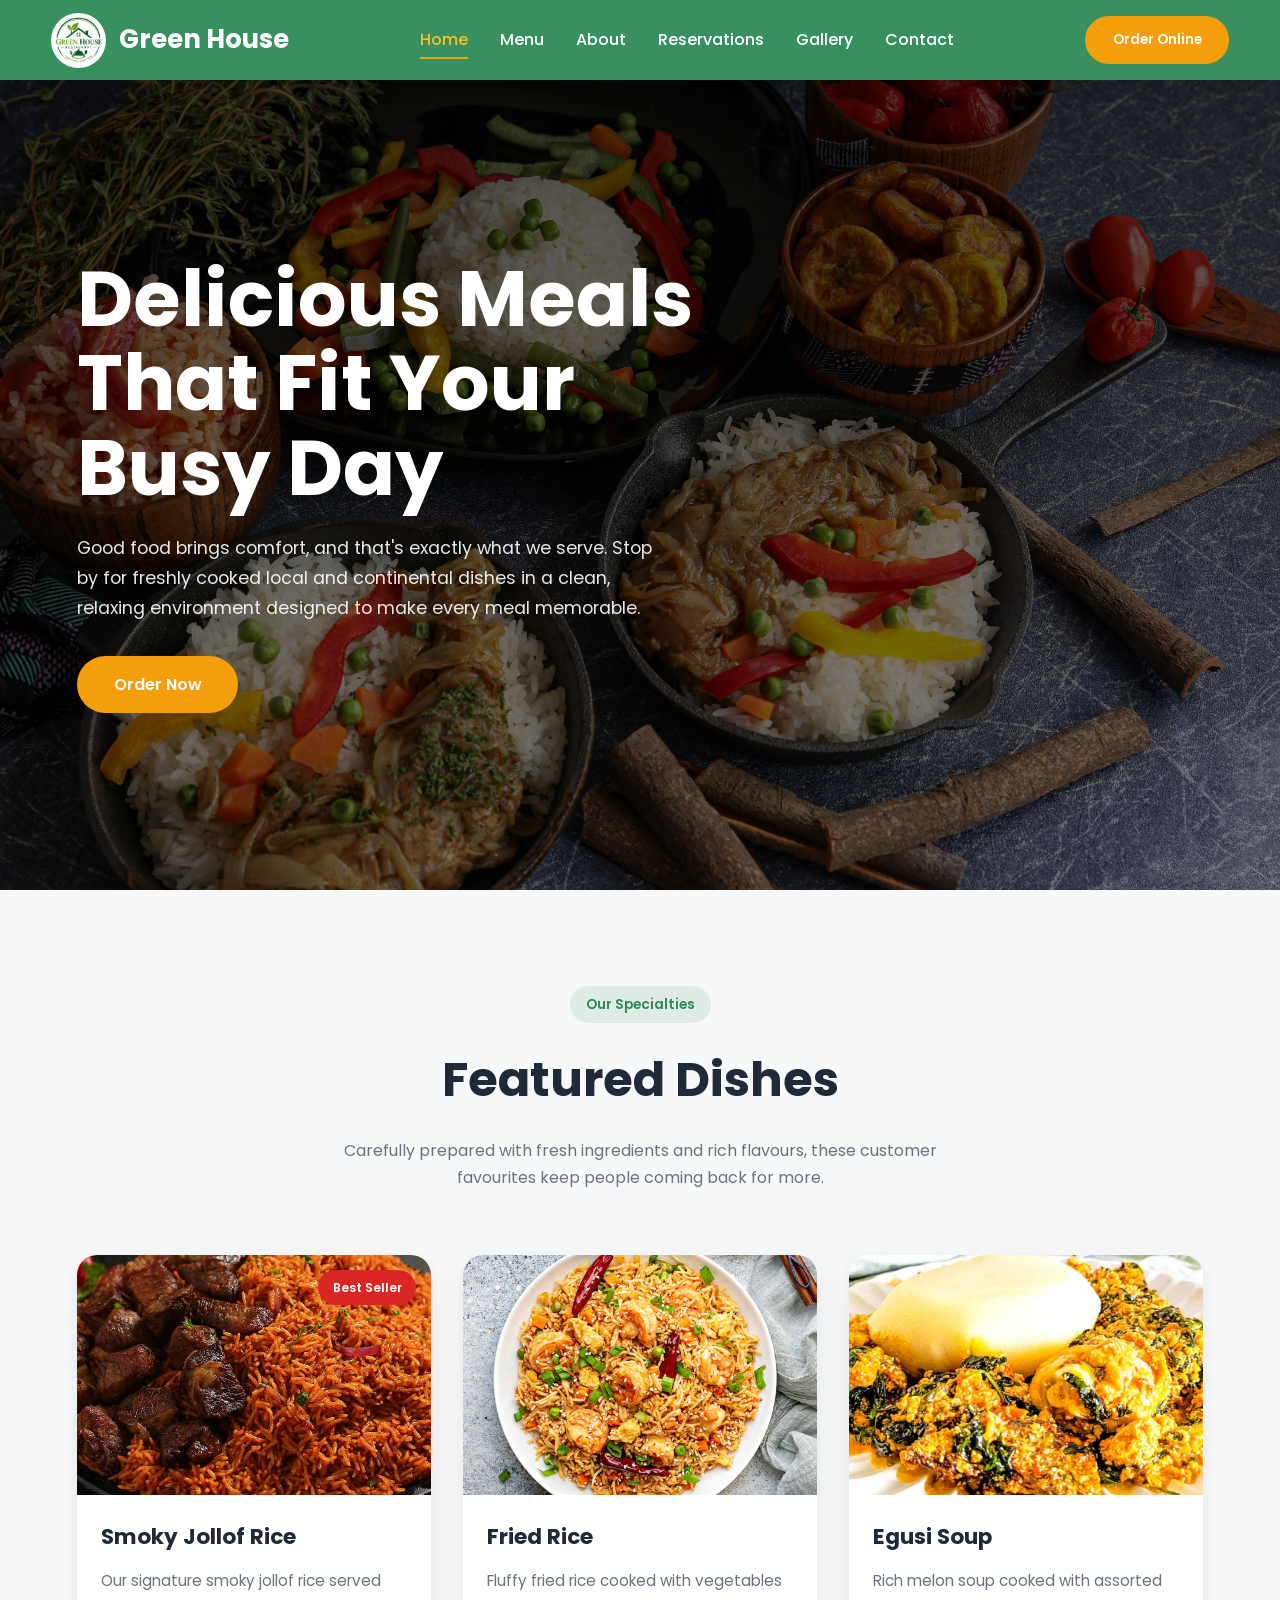
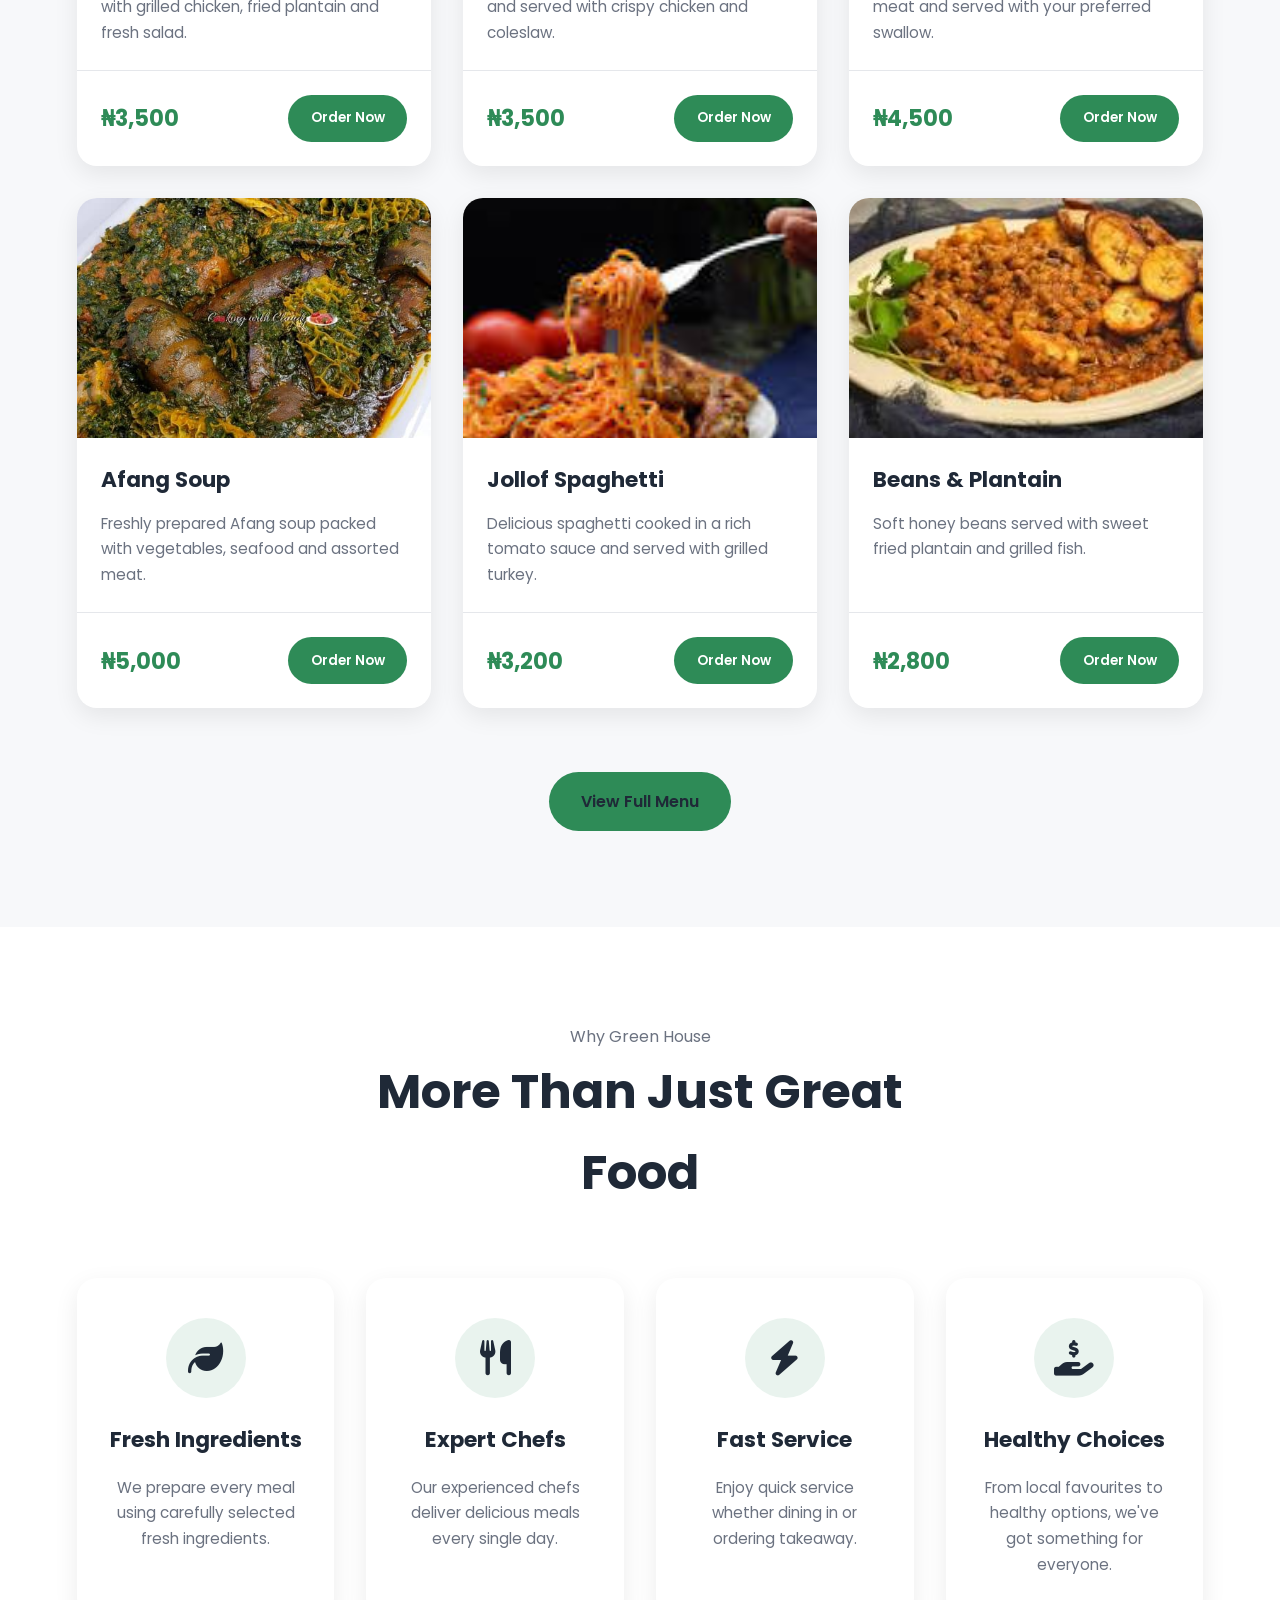
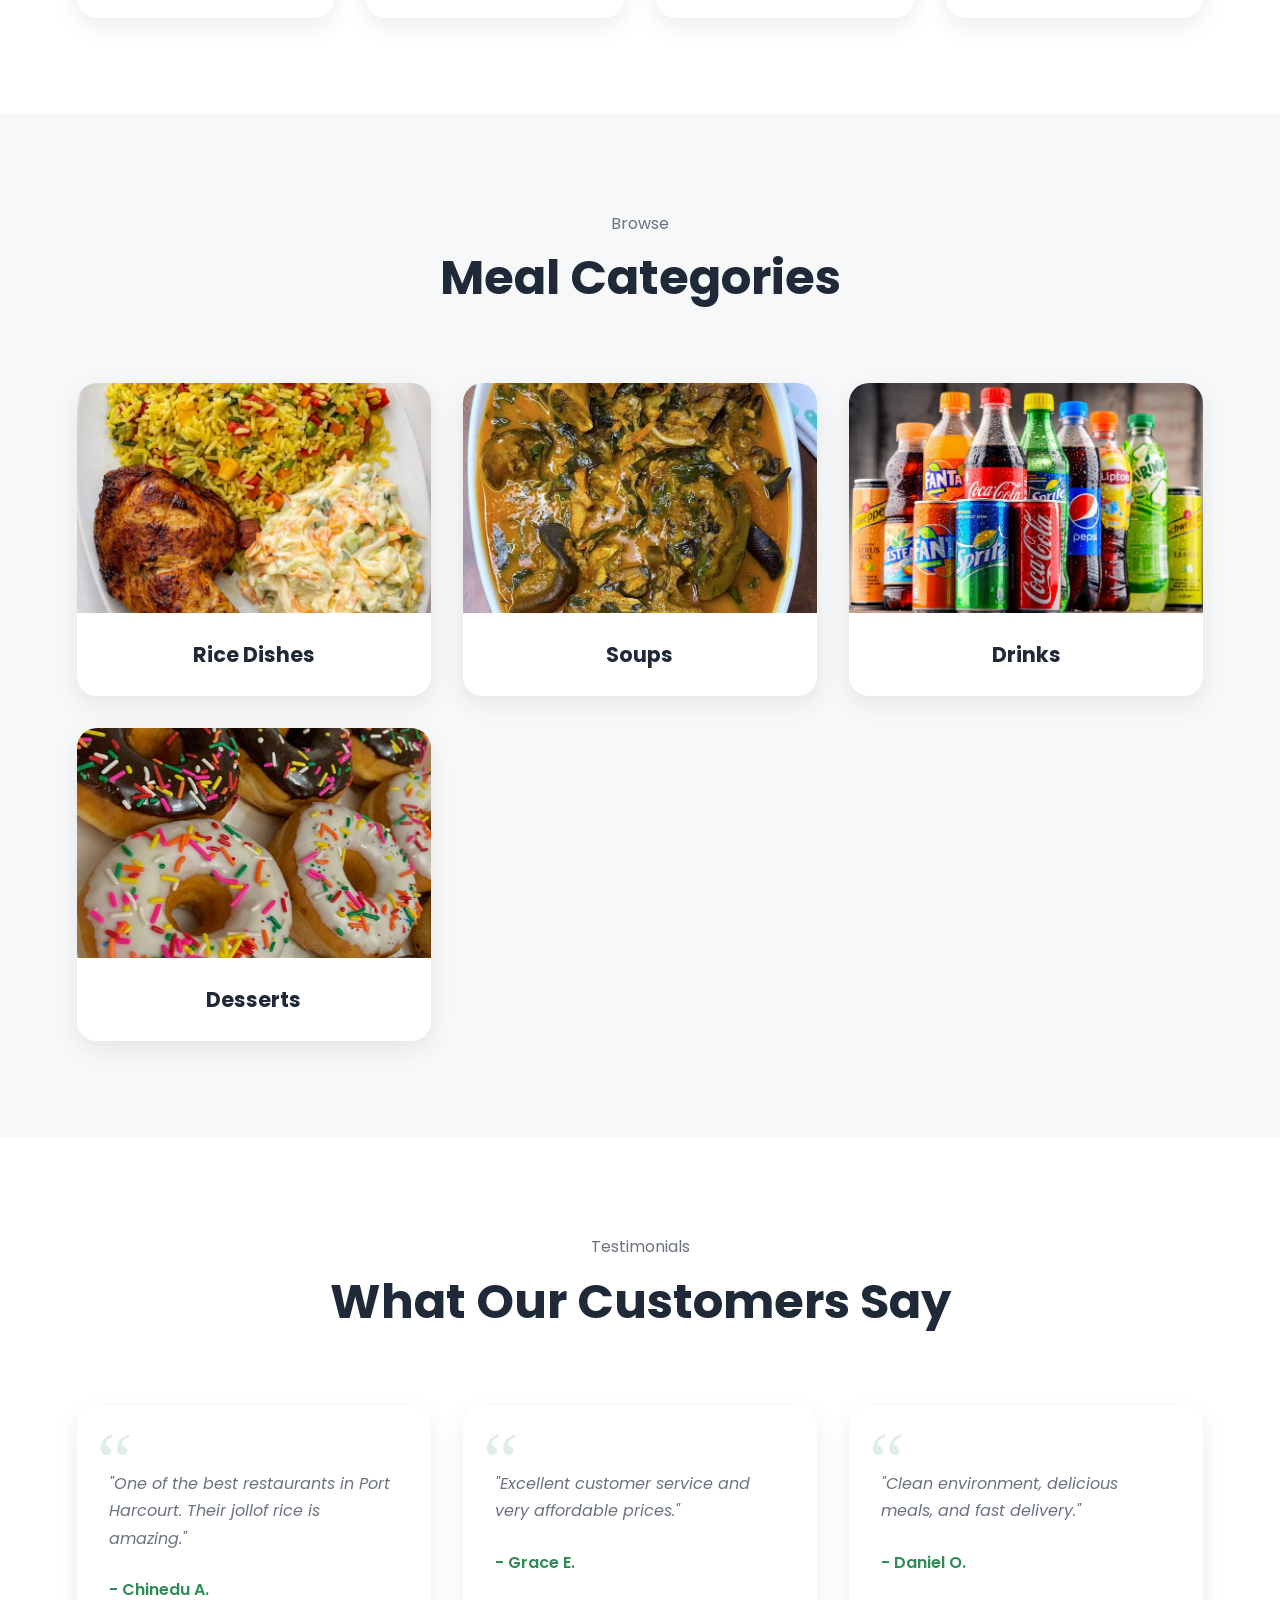
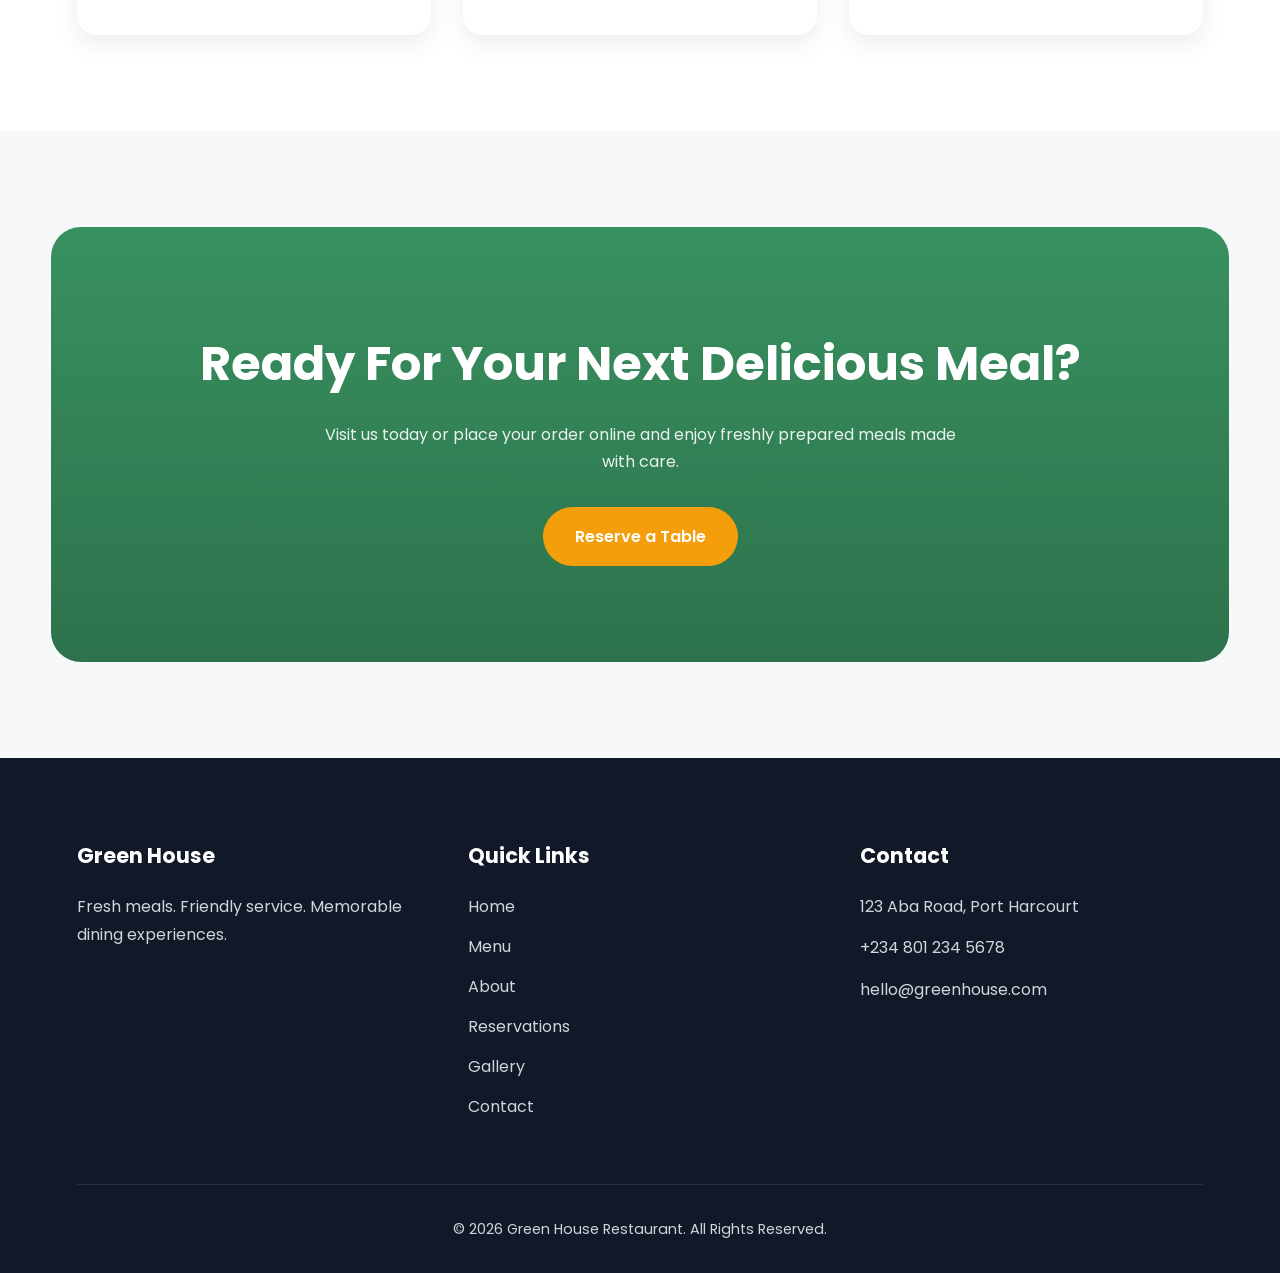
<file: index.html>
<!DOCTYPE html>
<html lang="en">
<head>
    <meta charset="UTF-8">
    <meta name="viewport" content="width=device-width, initial-scale=1.0">

    <!--ICONS LINK-->

    <link rel="stylesheet" href="https://cdnjs.cloudflare.com/ajax/libs/font-awesome/6.7.2/css/all.min.css">

    <!-- PAGE LINKS -->

    <link rel="stylesheet" href="/css/style.css">

    <link rel="stylesheet" href="/css/homepage.css">

    <link rel="stylesheet" href="/css/responsive.css">

    <!-- FAVICON LINK -->

    <link rel="shortcut icon" href="/assets/icons/Green house logo.png" type="image/x-icon">

    <title>Home | Green House Restaurant</title>
</head>
<body>
     <header class="header-container"></header>
    <main>
        <section class="hero-section">
            <div class="hero-container">
                
                <h1>
                    Delicious Meals That Fit Your Busy Day
                </h1>

                <p>
                    Good food brings comfort, and that's exactly what we serve. Stop by for freshly cooked local and continental dishes in a clean, relaxing environment designed to make every meal memorable.
                </p>
                <div class="hero-buttons">

                    <button class="hero-order-btn">
                        Order Now
                    </button>

                </div>
            </div>
        </section>

        <section class="featured-meals">

            <div class="section-heading">

                <span class="section-tag">
                    Our Specialties
                </span>

                <h2>
                    Featured Dishes
                </h2>

                <p>
                    Carefully prepared with fresh ingredients and rich flavours,
                    these customer favourites keep people coming back for more.
                </p>

            </div>

            <div class="meals">

                <!-- Meal 1 -->

                <article class="card">

                    <div class="card-image">

                        <img src="/assets/images/jollof rice.jpg"
                            alt="Smoky Jollof Rice">

                        <span class="badge">
                            Best Seller
                        </span>

                    </div>

                    <div class="card-content">

                        <h3>
                            Smoky Jollof Rice
                        </h3>

                        <p>
                            Our signature smoky jollof rice served with grilled chicken,
                            fried plantain and fresh salad.
                        </p>

                    </div>

                    <div class="card-footer">

                        <p class="price">
                            ₦3,500
                        </p>

                        <button class="meal-order-btn">

                            Order Now

                        </button>

                    </div>

                </article>

                <!-- Meal 2 -->

                <article class="card">

                    <div class="card-image">

                        <img src="/assets/images/fried rice.jpg"
                            alt="Fried Rice">

                    </div>

                    <div class="card-content">

                        <h3>
                            Fried Rice
                        </h3>

                        <p>
                            Fluffy fried rice cooked with vegetables and served with
                            crispy chicken and coleslaw.
                        </p>

                    </div>

                    <div class="card-footer">

                        <p class="price">
                            ₦3,500
                        </p>

                        <button class="meal-order-btn">

                            Order Now

                        </button>

                    </div>

                </article>

                <!-- Meal 3 -->

                <article class="card">

                    <div class="card-image">

                        <img src="/assets/images/egusi soup.jpg"
                            alt="Egusi Soup">

                    </div>

                    <div class="card-content">

                        <h3>
                            Egusi Soup
                        </h3>

                        <p>
                            Rich melon soup cooked with assorted meat and served
                            with your preferred swallow.
                        </p>

                    </div>

                    <div class="card-footer">

                        <p class="price">
                            ₦4,500
                        </p>

                        <button class="meal-order-btn">

                            Order Now

                        </button>

                    </div>

                </article>

                <!-- Meal 4 -->

                <article class="card">

                    <div class="card-image">

                        <img src="/assets/images/afang soup.jpg"
                            alt="Afang Soup">

                    </div>

                    <div class="card-content">

                        <h3>
                            Afang Soup
                        </h3>

                        <p>
                            Freshly prepared Afang soup packed with vegetables,
                            seafood and assorted meat.
                        </p>

                    </div>

                    <div class="card-footer">

                        <p class="price">
                            ₦5,000
                        </p>

                        <button class="meal-order-btn">

                            Order Now

                        </button>

                    </div>

                </article>

                <!-- Meal 5 -->

                <article class="card">

                    <div class="card-image">

                        <img src="/assets/images/jollof spaghetti.jpg"
                            alt="Jollof Spaghetti">

                    </div>

                    <div class="card-content">

                        <h3>
                            Jollof Spaghetti
                        </h3>

                        <p>
                            Delicious spaghetti cooked in a rich tomato sauce and
                            served with grilled turkey.
                        </p>

                    </div>

                    <div class="card-footer">

                        <p class="price">
                            ₦3,200
                        </p>

                        <button class="meal-order-btn">

                            Order Now

                        </button>

                    </div>

                </article>

                <!-- Meal 6 -->

                <article class="card">

                    <div class="card-image">

                        <img src="/assets/images/beans and plantain.jpg"
                            alt="Beans and Plantain">

                    </div>

                    <div class="card-content">

                        <h3>
                            Beans & Plantain
                        </h3>

                        <p>
                            Soft honey beans served with sweet fried plantain
                            and grilled fish.
                        </p>

                    </div>

                    <div class="card-footer">

                        <p class="price">
                            ₦2,800
                        </p>

                        <button class="meal-order-btn">

                            Order Now

                        </button>

                    </div>

                </article>

            </div>

            <div class="featured-btn">

                <a href="/pages/menu.html" class="view-menu-btn">

                    View Full Menu

                </a>

            </div>

        </section>

        <section class="why-us">

            <div class="section-heading">

                <p>Why Green House</p>

                <h2>More Than Just Great Food</h2>

            </div>

            <div class="features">

                <article class="feature-card">

                    <div class="feature-icon"><i class="fa-solid fa-leaf"></i></div>

                    <h3>Fresh Ingredients</h3>

                    <p>
                        We prepare every meal using carefully selected fresh ingredients.
                    </p>

                </article>

                <article class="feature-card">

                    <div class="feature-icon"><i class="fa-solid fa-utensils"></i></div>

                    <h3>Expert Chefs</h3>

                    <p>
                        Our experienced chefs deliver delicious meals every single day.
                    </p>

                </article>

                <article class="feature-card">

                    <div class="feature-icon"><i class="fa-solid fa-bolt"></i></div>

                    <h3>Fast Service</h3>

                    <p>
                        Enjoy quick service whether dining in or ordering takeaway.
                    </p>

                </article>

                <article class="feature-card">

                    <div class="feature-icon"><i class="fa-solid fa-hand-holding-dollar"></i></div>

                    <h3>Healthy Choices</h3>

                    <p>
                        From local favourites to healthy options, we've got something for everyone.
                    </p>

                </article>

            </div>

        </section>

        <section class="categories">

            <div class="section-heading">

                <p>Browse</p>

                <h2>Meal Categories</h2>

            </div>

            <div class="category-container">

                <article class="category-card">

                    <img src="/assets/images/rice-meals.jpg" alt="Rice Meals">

                    <h3>Rice Dishes</h3>

                </article>

                <article class="category-card">

                    <img src="/assets/images/soups-category.jpg" alt="Soups">

                    <h3>Soups</h3>

                </article>

                <article class="category-card">

                    <img src="/assets/images/drinks-category.jpg" alt="Drinks">

                    <h3>Drinks</h3>

                </article>

                <article class="category-card">

                    <img src="/assets/images/desserts-category.jpg" alt="Desserts">

                    <h3>Desserts</h3>

                </article>

            </div>

        </section>

        <section class="testimonials">

            <div class="section-heading">

                <p>Testimonials</p>

                <h2>What Our Customers Say</h2>

            </div>

            <div class="testimonial-container">

                <article class="testimonial">

                    <p>

                        "One of the best restaurants in Port Harcourt.
                        Their jollof rice is amazing."

                    </p>

                    <h4>- Chinedu A.</h4>

                </article>

                <article class="testimonial">

                    <p>

                        "Excellent customer service and very affordable prices."

                    </p>

                    <h4>- Grace E.</h4>

                </article>

                <article class="testimonial">

                    <p>

                        "Clean environment, delicious meals, and fast delivery."

                    </p>

                    <h4>- Daniel O.</h4>

                </article>

            </div>

        </section>

        <section class="cta">

            <h2>
                Ready For Your Next Delicious Meal?
            </h2>

            <p>

                Visit us today or place your order online and enjoy
                freshly prepared meals made with care.

            </p>

            <a href="/pages/reservations.html" class="cta-btn">

                Reserve a Table

            </a>

        </section>

        <footer class="reusable-footer">

        </footer>

    </main>

    <script type="module" src="/js/script.js"></script>
</body>
</html>
</file>
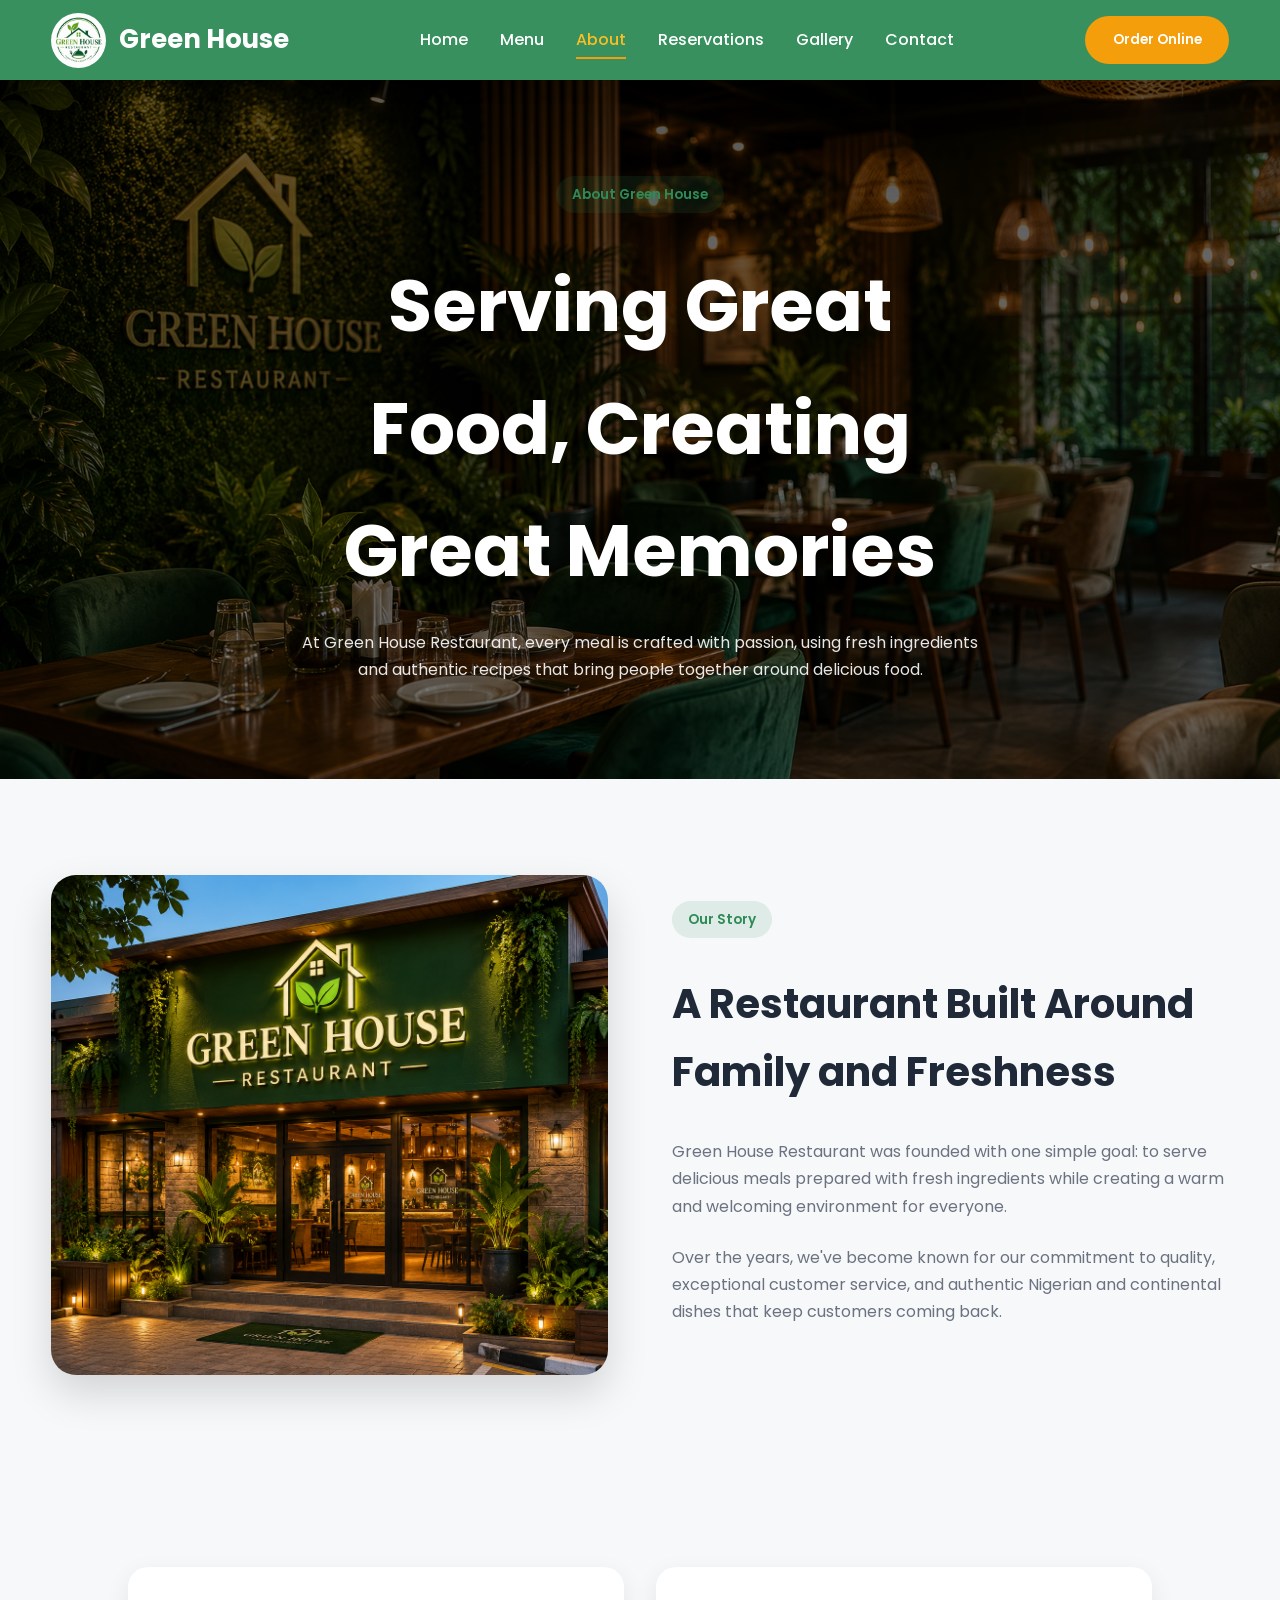
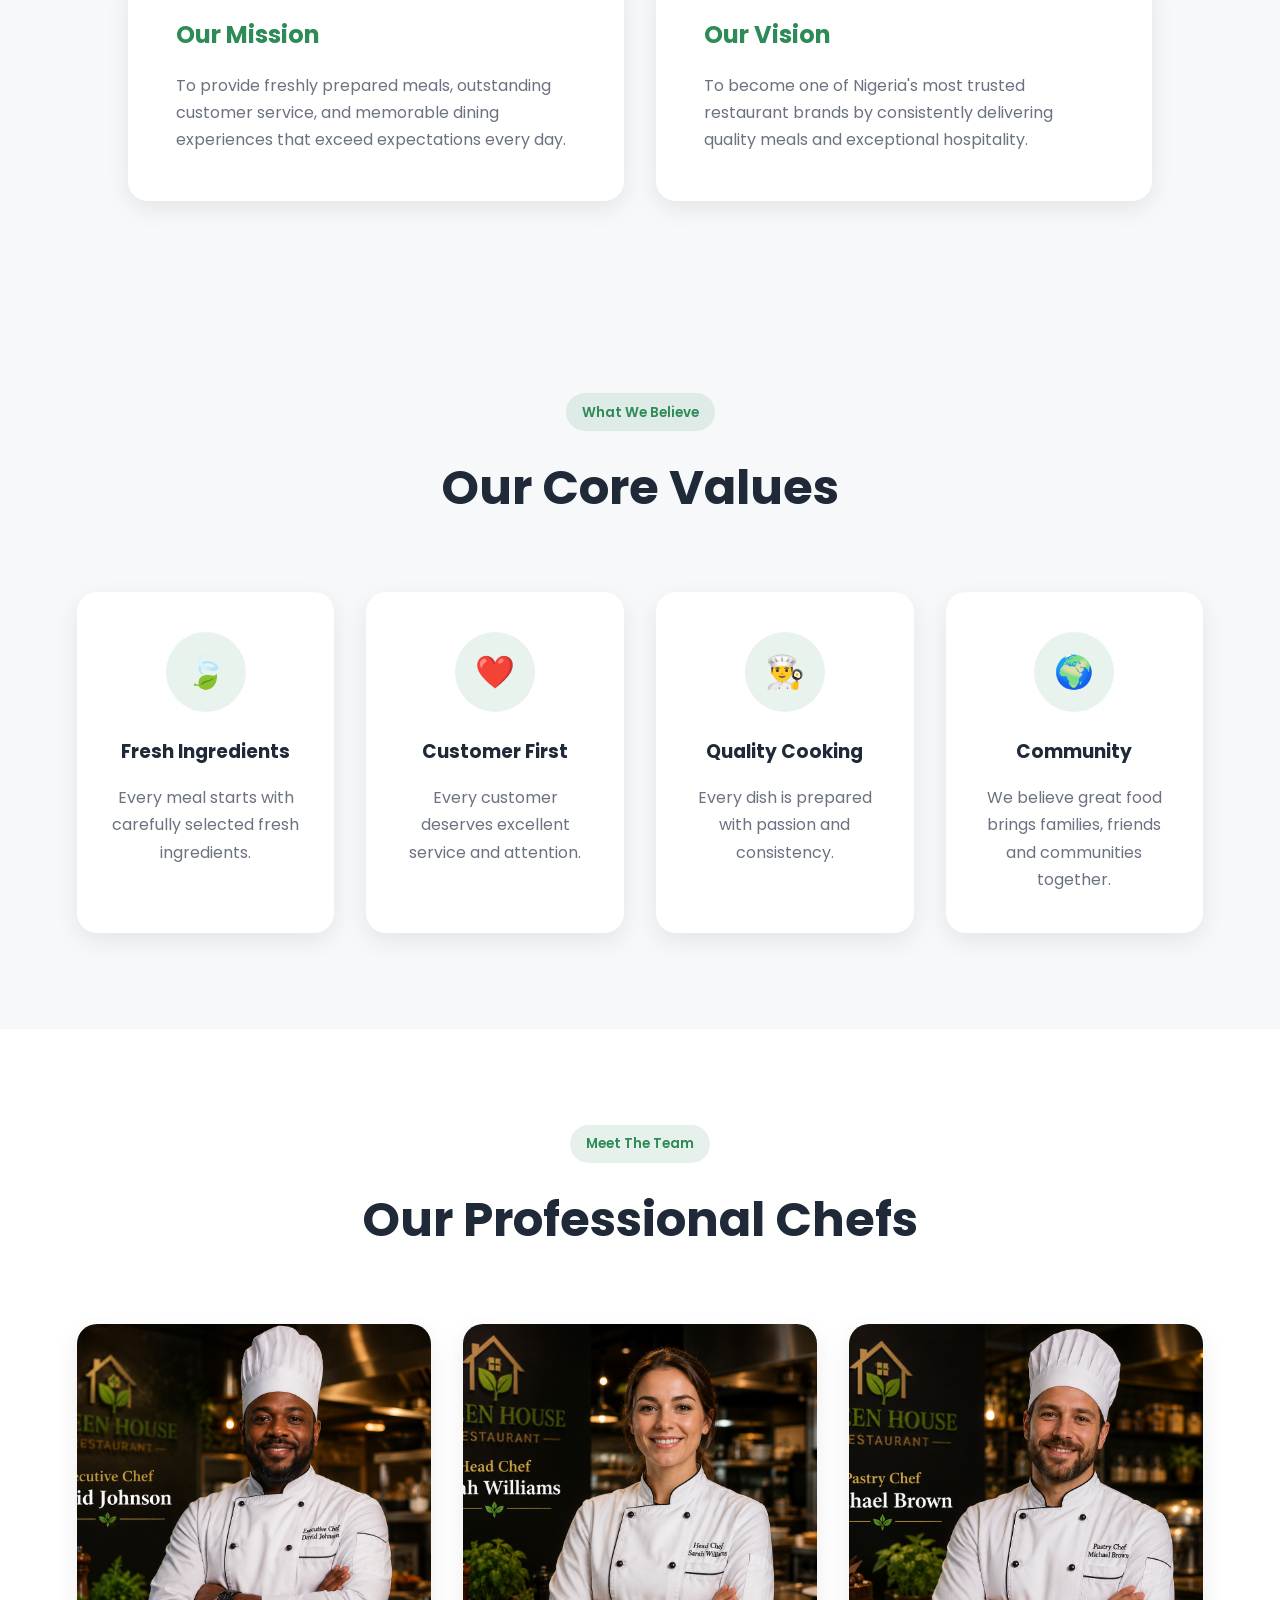
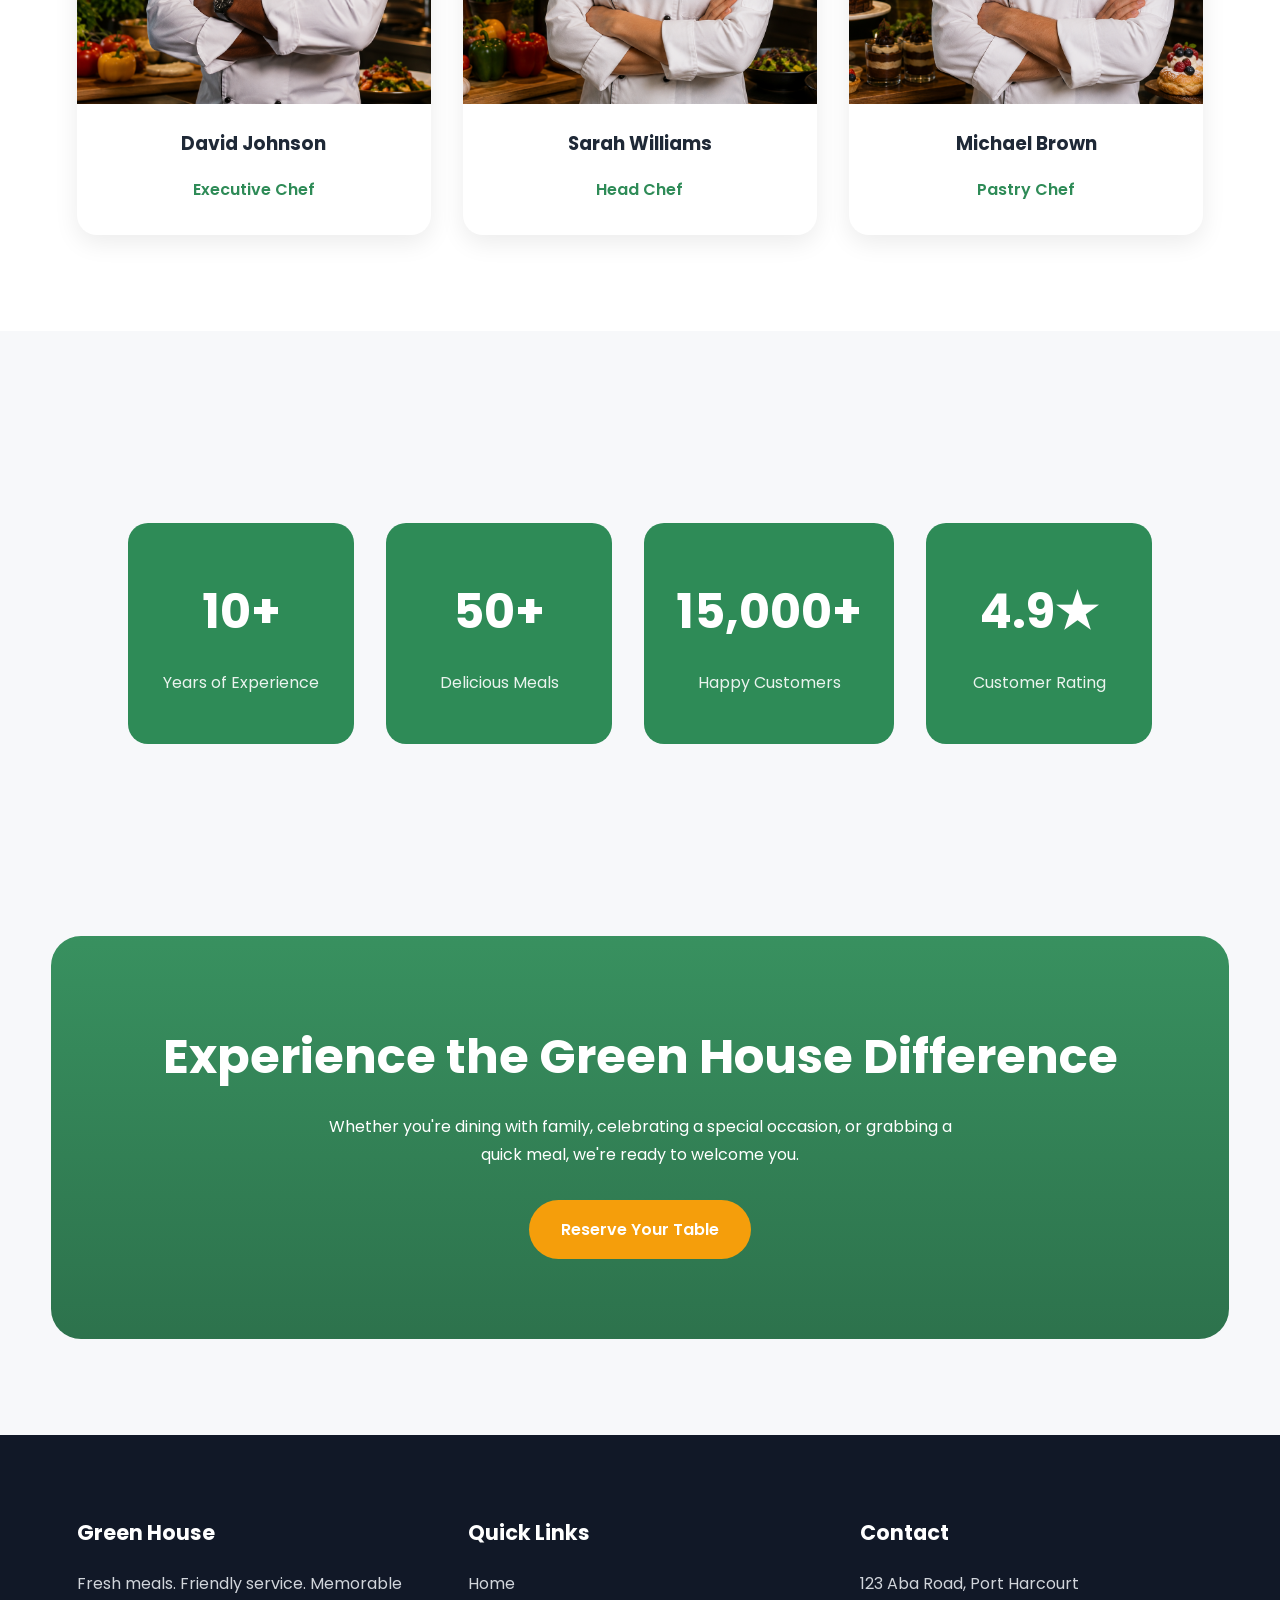
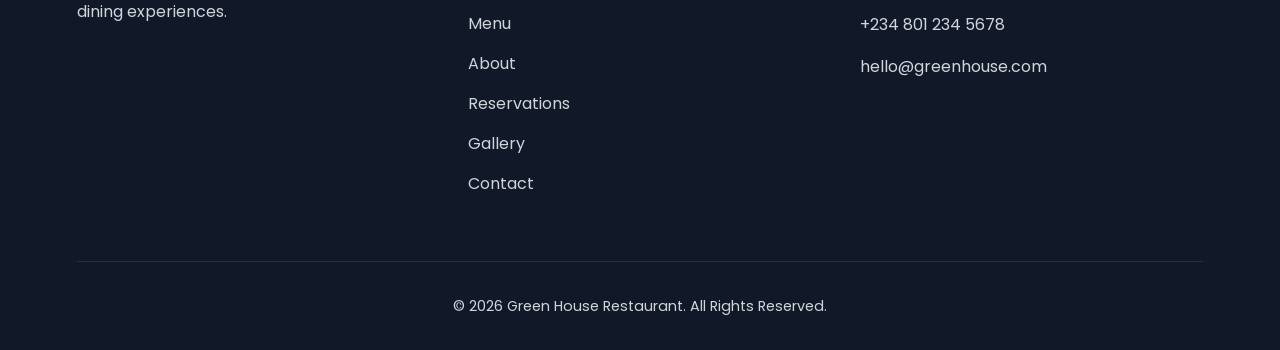
<file: pages/about.html>
<!DOCTYPE html>
<html lang="en">
<head>
    <meta charset="UTF-8">
    <meta name="viewport" content="width=device-width, initial-scale=1.0">

    <!--ICONS LINK-->
    
    <link rel="stylesheet" href="https://cdnjs.cloudflare.com/ajax/libs/font-awesome/6.7.2/css/all.min.css">

    <!-- PAGE LINKS -->

    <link rel="stylesheet" href="/css/style.css">

    <link rel="stylesheet" href="/css/homepage.css">
    
    <link rel="stylesheet" href="/css/about.css">

    <link rel="stylesheet" href="/css/responsive.css">

    <!-- FAVICON LINK -->

    <link rel="shortcut icon" href="/assets/icons/Green house logo.png" type="image/x-icon">

    <title>About | Green House Restaurant</title>
</head>
<body>
    <header class="header-container"></header>

    <main>

    <!-- ==========================================
         ABOUT HERO
    =========================================== -->

    <section class="about-hero">

        <div class="about-hero-content">

            <span class="section-tag">

                About Green House

            </span>

            <h1>

                Serving Great Food, Creating Great Memories

            </h1>

            <p>

                At Green House Restaurant, every meal is crafted with passion,
                using fresh ingredients and authentic recipes that bring people
                together around delicious food.

            </p>

        </div>

    </section>



    <!-- ==========================================
         OUR STORY
    =========================================== -->

    <section class="our-story">

        <div class="story-image">

            <img src="/assets/images/restaurant-interior.png"
                alt="Green House Restaurant">

        </div>

        <div class="story-content">

            <span class="section-tag">

                Our Story

            </span>

            <h2>

                A Restaurant Built Around Family and Freshness

            </h2>

            <p>

                Green House Restaurant was founded with one simple goal:
                to serve delicious meals prepared with fresh ingredients
                while creating a warm and welcoming environment for everyone.

            </p>

            <p>

                Over the years, we've become known for our commitment to
                quality, exceptional customer service, and authentic
                Nigerian and continental dishes that keep customers
                coming back.

            </p>

        </div>

    </section>



    <!-- ==========================================
         MISSION & VISION
    =========================================== -->

    <section class="mission-vision">

        <article class="mission-card">

            <h2>

                Our Mission

            </h2>

            <p>

                To provide freshly prepared meals,
                outstanding customer service,
                and memorable dining experiences
                that exceed expectations every day.

            </p>

        </article>



        <article class="vision-card">

            <h2>

                Our Vision

            </h2>

            <p>

                To become one of Nigeria's most trusted
                restaurant brands by consistently delivering
                quality meals and exceptional hospitality.

            </p>

        </article>

    </section>



    <!-- ==========================================
         OUR VALUES
    =========================================== -->

    <section class="our-values">

        <div class="section-heading">

            <span class="section-tag">

                What We Believe

            </span>

            <h2>

                Our Core Values

            </h2>

        </div>

        <div class="values-container">

            <article class="value-card">

                <div class="value-icon">

                    🍃

                </div>

                <h3>

                    Fresh Ingredients

                </h3>

                <p>

                    Every meal starts with carefully selected fresh ingredients.

                </p>

            </article>



            <article class="value-card">

                <div class="value-icon">

                    ❤️

                </div>

                <h3>

                    Customer First

                </h3>

                <p>

                    Every customer deserves excellent service and attention.

                </p>

            </article>



            <article class="value-card">

                <div class="value-icon">

                    👨‍🍳

                </div>

                <h3>

                    Quality Cooking

                </h3>

                <p>

                    Every dish is prepared with passion and consistency.

                </p>

            </article>



            <article class="value-card">

                <div class="value-icon">

                    🌍

                </div>

                <h3>

                    Community

                </h3>

                <p>

                    We believe great food brings families,
                    friends and communities together.

                </p>

            </article>

        </div>

    </section>



    <!-- ==========================================
         OUR TEAM
    =========================================== -->

    <section class="our-team">

        <div class="section-heading">

            <span class="section-tag">

                Meet The Team

            </span>

            <h2>

                Our Professional Chefs

            </h2>

        </div>

        <div class="team-container">

            <article class="chef-card">

                <img src="/assets/images/chef-1.png"
                    alt="Executive Chef">

                <h3>

                    David Johnson

                </h3>

                <span>

                    Executive Chef

                </span>

            </article>



            <article class="chef-card">

                <img src="/assets/images/chef-2.png"
                    alt="Head Chef">

                <h3>

                    Sarah Williams

                </h3>

                <span>

                    Head Chef

                </span>

            </article>



            <article class="chef-card">

                <img src="/assets/images/chef-3.png"
                    alt="Pastry Chef">

                <h3>

                    Michael Brown

                </h3>

                <span>

                    Pastry Chef

                </span>

            </article>

        </div>

    </section>



    <!-- ==========================================
         STATISTICS
    =========================================== -->

    <section class="statistics">

        <div class="stat">

            <h2>

                10+

            </h2>

            <p>

                Years of Experience

            </p>

        </div>



        <div class="stat">

            <h2>

                50+

            </h2>

            <p>

                Delicious Meals

            </p>

        </div>



        <div class="stat">

            <h2>

                15,000+

            </h2>

            <p>

                Happy Customers

            </p>

        </div>



        <div class="stat">

            <h2>

                4.9★

            </h2>

            <p>

                Customer Rating

            </p>

        </div>

    </section>



    <!-- ==========================================
         ABOUT CTA
    =========================================== -->

    <section class="about-cta">

        <h2>

            Experience the Green House Difference

        </h2>

        <p>

            Whether you're dining with family,
            celebrating a special occasion,
            or grabbing a quick meal,
            we're ready to welcome you.

        </p>

        <a href="/pages/reservations.html"
            class="cta-btn">

            Reserve Your Table

        </a>

    </section>

</main>

    <footer class="reusable-footer">

    </footer>

    <script type="module" src="/js/script.js"></script>
</body>
</html>
</file>
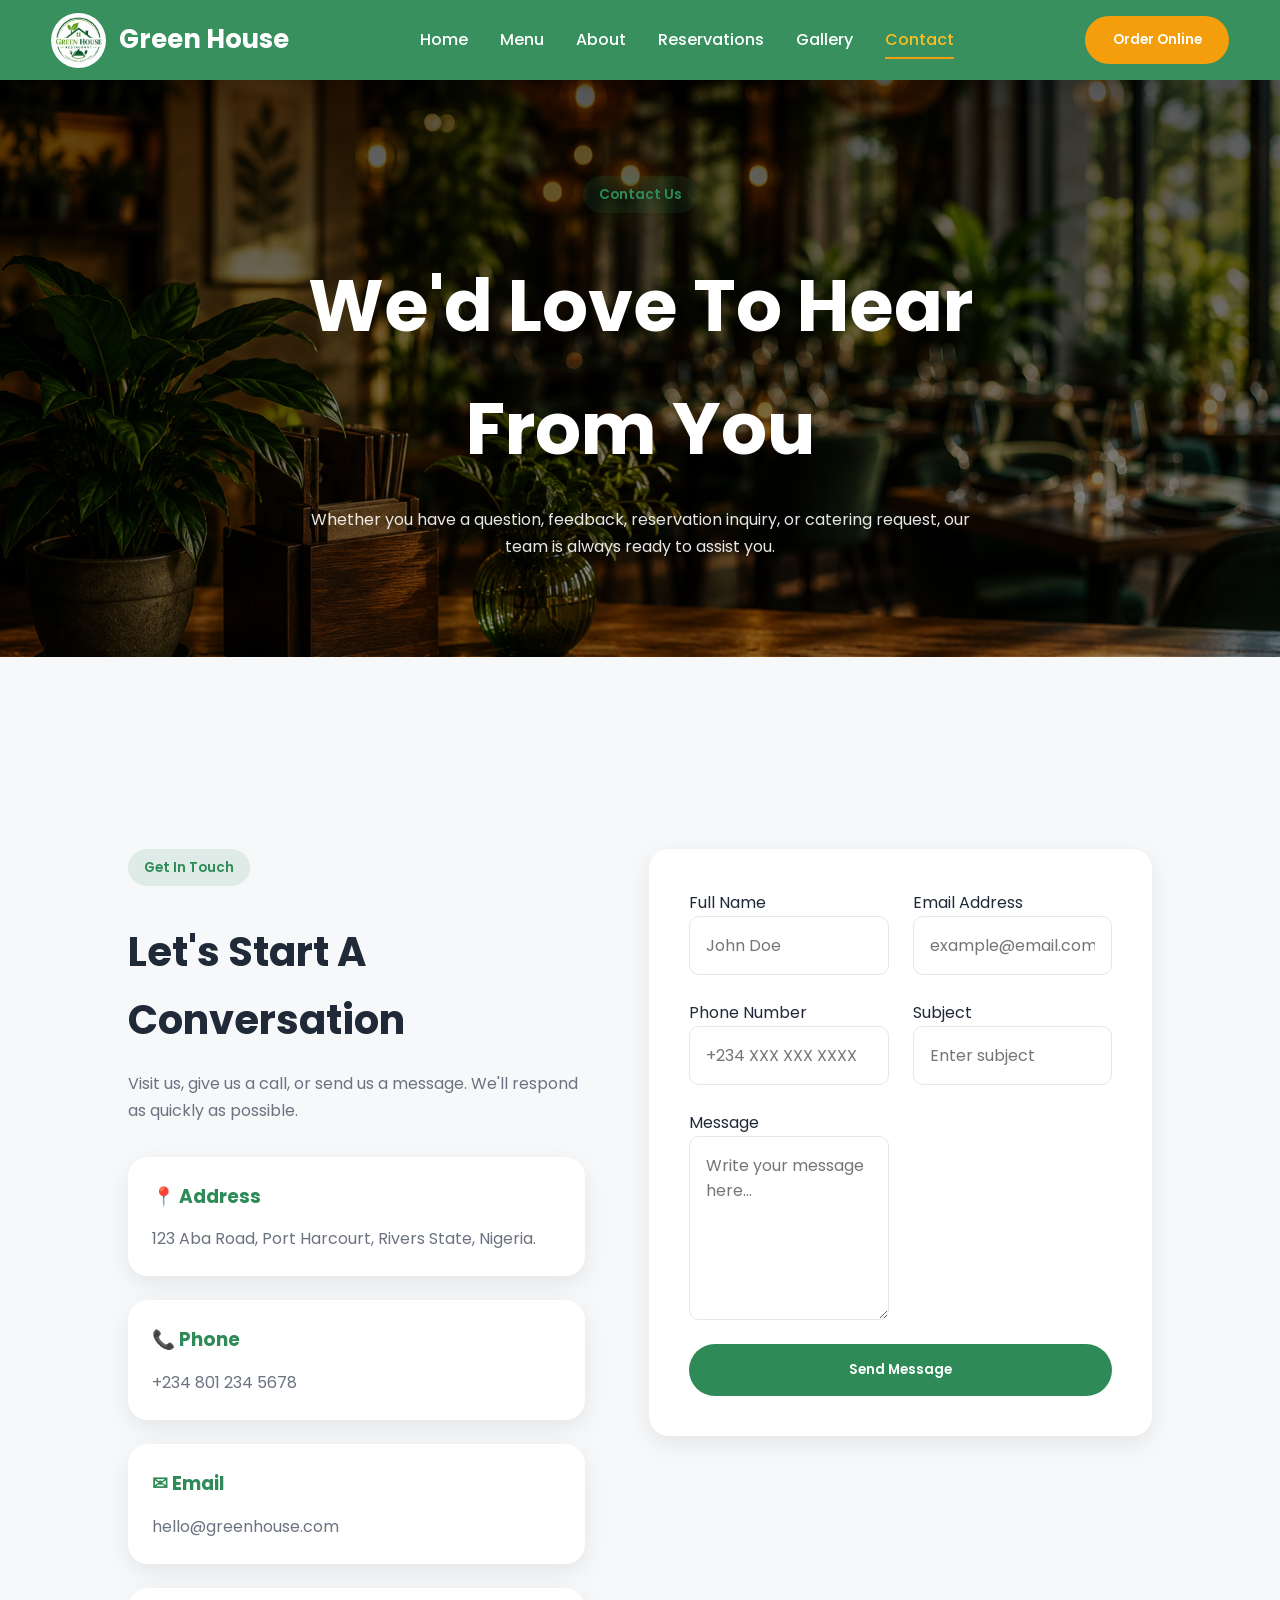
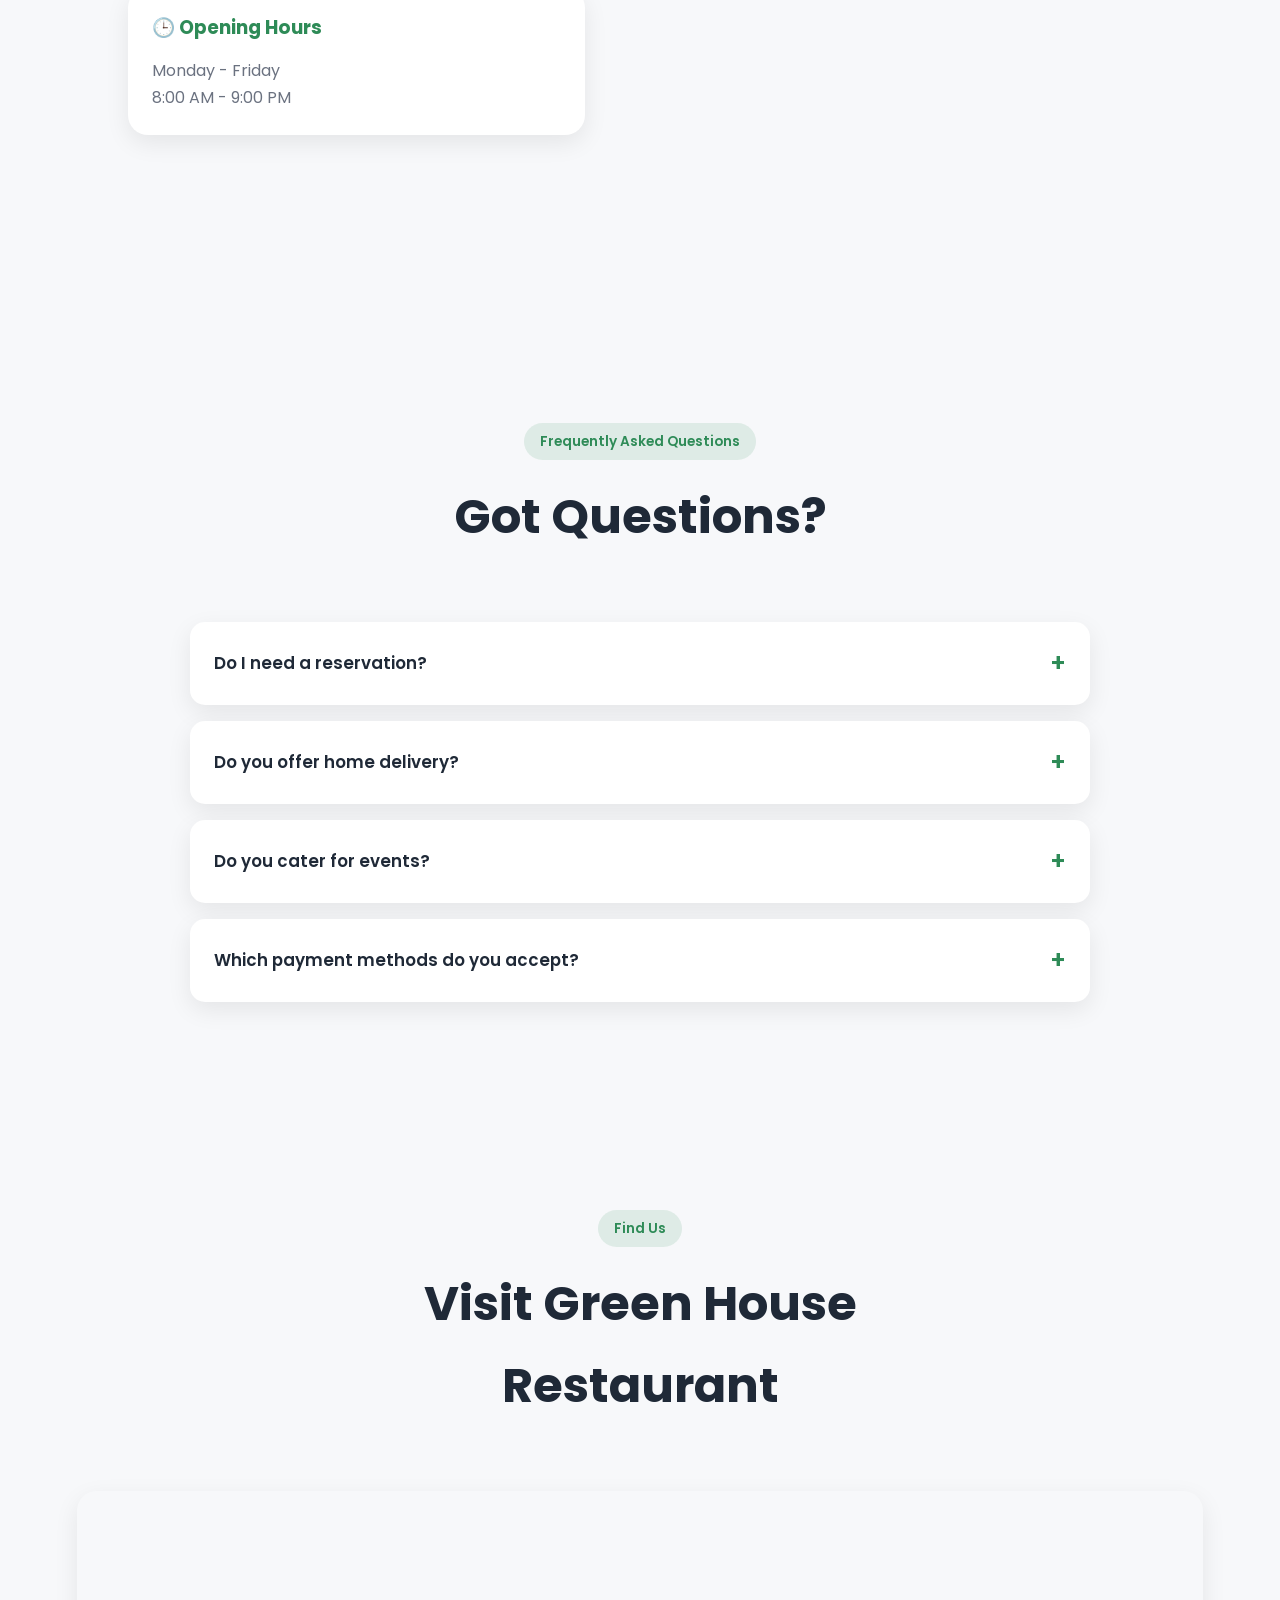
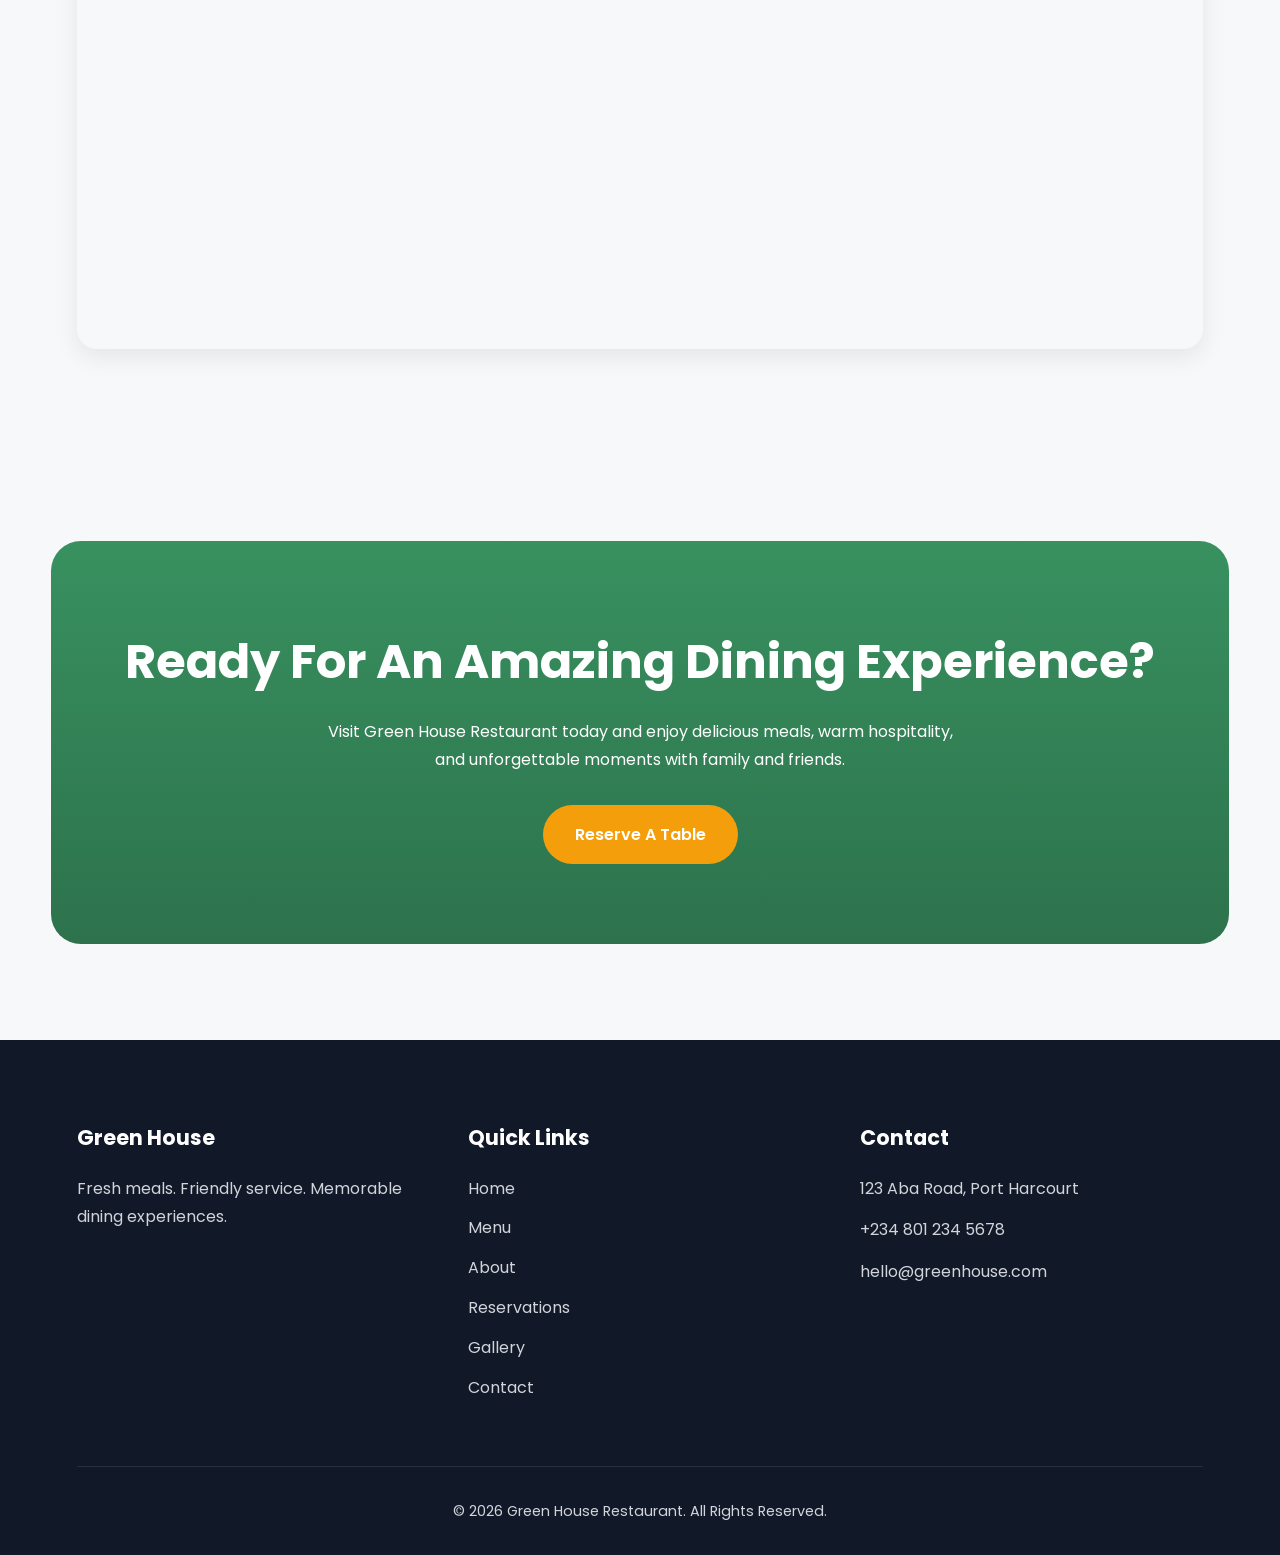
<file: pages/contact.html>
<!DOCTYPE html>
<html lang="en">
<head>
    <meta charset="UTF-8">
    <meta name="viewport" content="width=device-width, initial-scale=1.0">

    <!--ICONS LINK-->
    
    <link rel="stylesheet" href="https://cdnjs.cloudflare.com/ajax/libs/font-awesome/6.7.2/css/all.min.css">

    <!-- PAGE LINKS -->

    <link rel="stylesheet" href="/css/style.css">

    <link rel="stylesheet" href="/css/contact.css">

    <link rel="stylesheet" href="/css/responsive.css">

    <!-- FAVICON LINK -->

    <link rel="shortcut icon" href="/assets/icons/Green house logo.png" type="image/x-icon">

    <title>Contact | Green House Restaurant</title>
</head>
<body>
    <header class="header-container"></header>

    <main>

    <!-- ==========================================
         CONTACT HERO
    =========================================== -->

    <section class="contact-hero">

        <div class="contact-hero-content">

            <span class="section-tag">

                Contact Us

            </span>

            <h1>

                We'd Love To Hear From You

            </h1>

            <p>

                Whether you have a question, feedback, reservation inquiry,
                or catering request, our team is always ready to assist you.

            </p>

        </div>

    </section>



    <!-- ==========================================
         CONTACT SECTION
    =========================================== -->

    <section class="contact-section">

        <div class="contact-information">

            <span class="section-tag">

                Get In Touch

            </span>

            <h2>

                Let's Start A Conversation

            </h2>

            <p>

                Visit us, give us a call, or send us a message.
                We'll respond as quickly as possible.

            </p>

            <div class="contact-cards">

                <article class="contact-card">

                    <h3>

                        📍 Address

                    </h3>

                    <p>

                        123 Aba Road,
                        Port Harcourt,
                        Rivers State,
                        Nigeria.

                    </p>

                </article>



                <article class="contact-card">

                    <h3>

                        📞 Phone

                    </h3>

                    <p>

                        +234 801 234 5678

                    </p>

                </article>



                <article class="contact-card">

                    <h3>

                        ✉ Email

                    </h3>

                    <p>

                        hello@greenhouse.com

                    </p>

                </article>



                <article class="contact-card">

                    <h3>

                        🕒 Opening Hours

                    </h3>

                    <p>

                        Monday - Friday

                        <br>

                        8:00 AM - 9:00 PM

                    </p>

                </article>

            </div>

        </div>



        <!-- ==========================================
             CONTACT FORM
        =========================================== -->

        <div class="contact-form-container">

            <form
                class="contact-form"
                id="contactForm">

                <div class="form-group">

                    <label for="contact-name">

                        Full Name

                    </label>

                    <input
                        type="text"
                        id="contact-name"
                        placeholder="John Doe"
                        required>

                </div>



                <div class="form-group">

                    <label for="contact-email">

                        Email Address

                    </label>

                    <input
                        type="email"
                        id="contact-email"
                        placeholder="example@email.com"
                        required>

                </div>



                <div class="form-group">

                    <label for="contact-phone">

                        Phone Number

                    </label>

                    <input
                        type="tel"
                        id="contact-phone"
                        placeholder="+234 XXX XXX XXXX">

                </div>



                <div class="form-group">

                    <label for="subject">

                        Subject

                    </label>

                    <input
                        type="text"
                        id="subject"
                        placeholder="Enter subject"
                        required>

                </div>



                <div class="form-group full-width">

                    <label for="contact-message">

                        Message

                    </label>

                    <textarea
                        id="contact-message"
                        rows="6"
                        placeholder="Write your message here..."
                        required></textarea>

                </div>



                <button
                    type="submit"
                    class="contact-btn">

                    Send Message

                </button>

            </form>

        </div>

    </section>



    <!-- ==========================================
         FAQ
    =========================================== -->

    <section class="faq-section">

        <div class="section-heading">

            <span class="section-tag">

                Frequently Asked Questions

            </span>

            <h2>

                Got Questions?

            </h2>

        </div>

        <div class="faq-container">

            <article class="faq-item">

                <button class="faq-question">

                    Do I need a reservation?

                </button>

                <div class="faq-answer">

                    <p>

                        Walk-ins are welcome, but reservations are recommended
                        during weekends and holidays.

                    </p>

                </div>

            </article>



            <article class="faq-item">

                <button class="faq-question">

                    Do you offer home delivery?

                </button>

                <div class="faq-answer">

                    <p>

                        Yes. We deliver within Port Harcourt and surrounding
                        areas.

                    </p>

                </div>

            </article>



            <article class="faq-item">

                <button class="faq-question">

                    Do you cater for events?

                </button>

                <div class="faq-answer">

                    <p>

                        Absolutely. We cater for birthdays, weddings,
                        corporate events and private parties.

                    </p>

                </div>

            </article>



            <article class="faq-item">

                <button class="faq-question">

                    Which payment methods do you accept?

                </button>

                <div class="faq-answer">

                    <p>

                        We accept cash, bank transfers and major debit cards.

                    </p>

                </div>

            </article>

        </div>

    </section>



    <!-- ==========================================
         GOOGLE MAP
    =========================================== -->

    <section class="map-section">

        <div class="section-heading">

            <span class="section-tag">

                Find Us

            </span>

            <h2>

                Visit Green House Restaurant

            </h2>

        </div>

        <div class="map-container">

            <iframe
    src="https://maps.google.com/maps?q=University%20of%20Port%20Harcourt%20Teaching%20Hospital%20Port%20Harcourt&t=&z=15&ie=UTF8&iwloc=&output=embed"
    width="100%"
    height="450"
    style="border:0;"
    allowfullscreen=""
    loading="lazy"
    referrerpolicy="no-referrer-when-downgrade">
</iframe>

        </div>

    </section>



    <!-- ==========================================
         CONTACT CTA
    =========================================== -->

    <section class="contact-cta">

        <h2>

            Ready For An Amazing Dining Experience?

        </h2>

        <p>

            Visit Green House Restaurant today and enjoy delicious meals,
            warm hospitality, and unforgettable moments with family and friends.

        </p>

        <a
            href="reservations.html"
            class="cta-btn">

            Reserve A Table

        </a>

    </section>

</main>

    <footer class="reusable-footer">

    </footer>

    <script type="module" src="/js/script.js"></script>
</body>
</html>
</file>
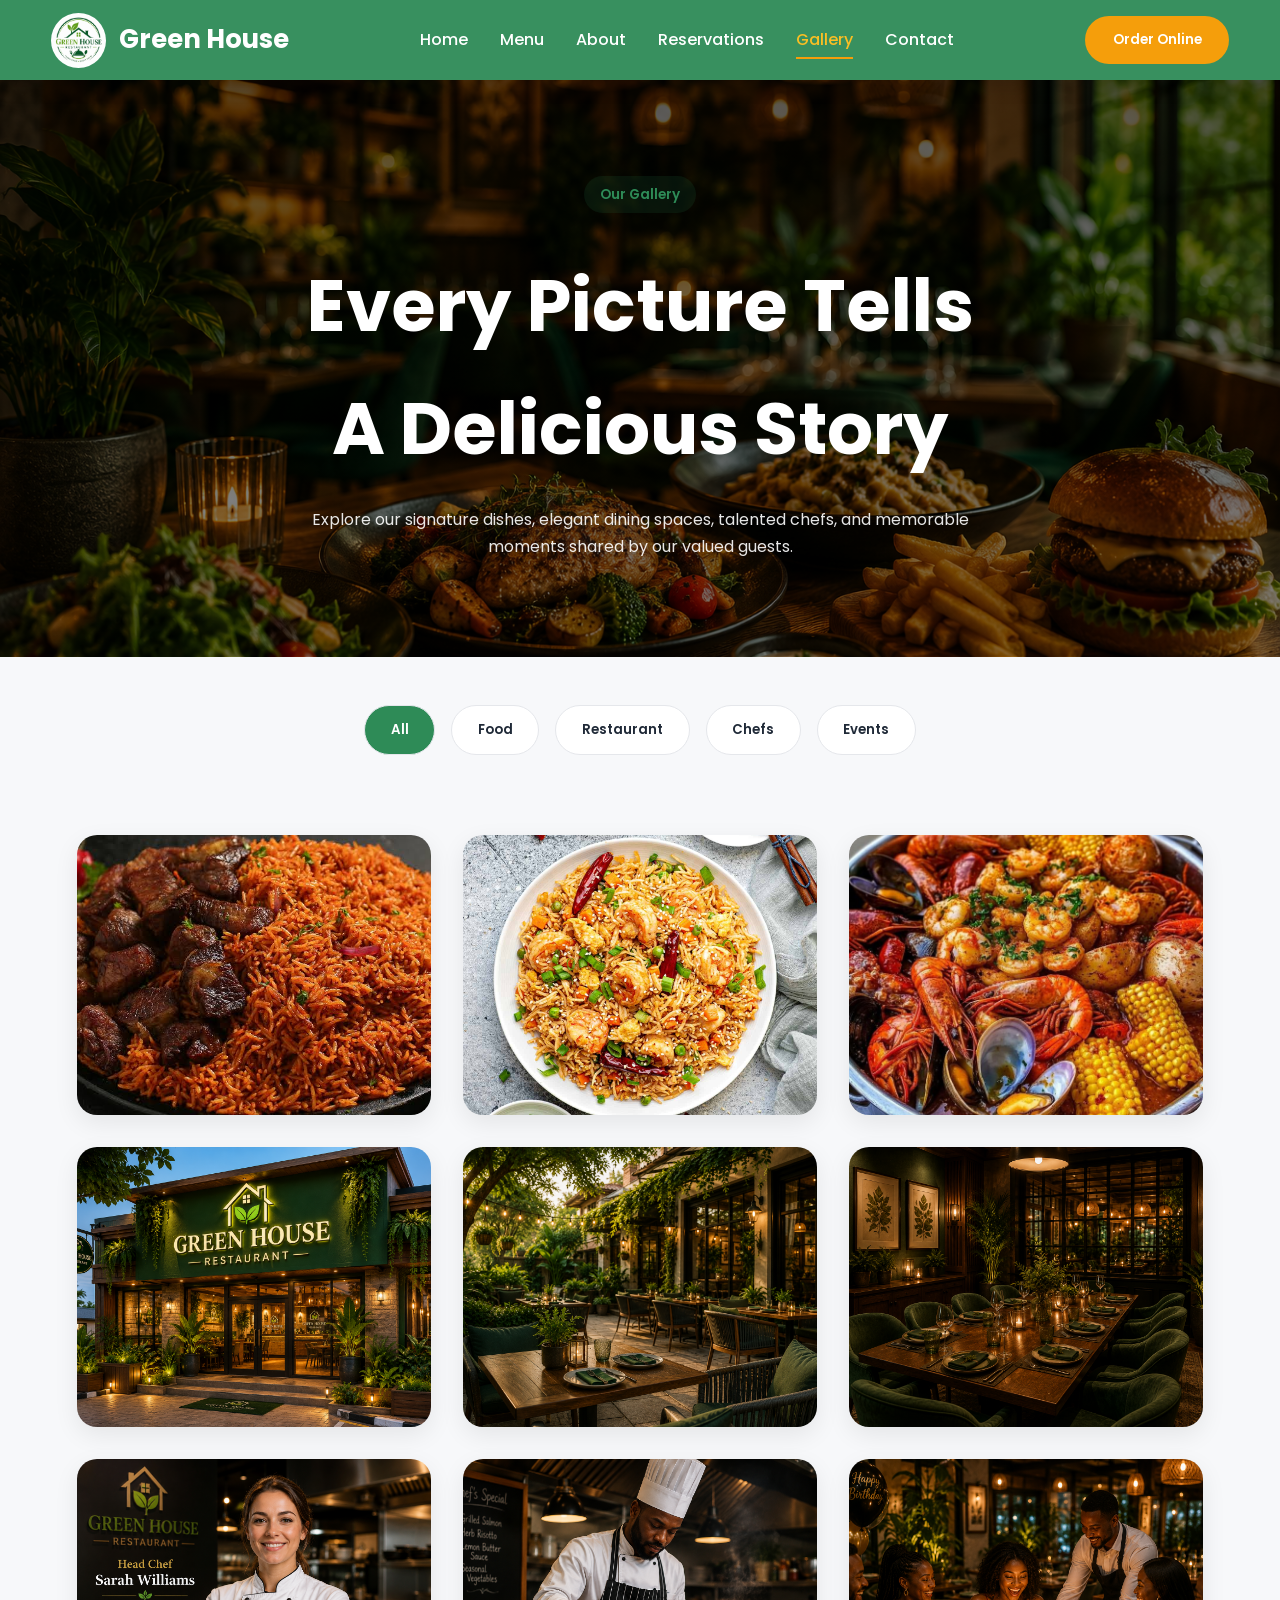
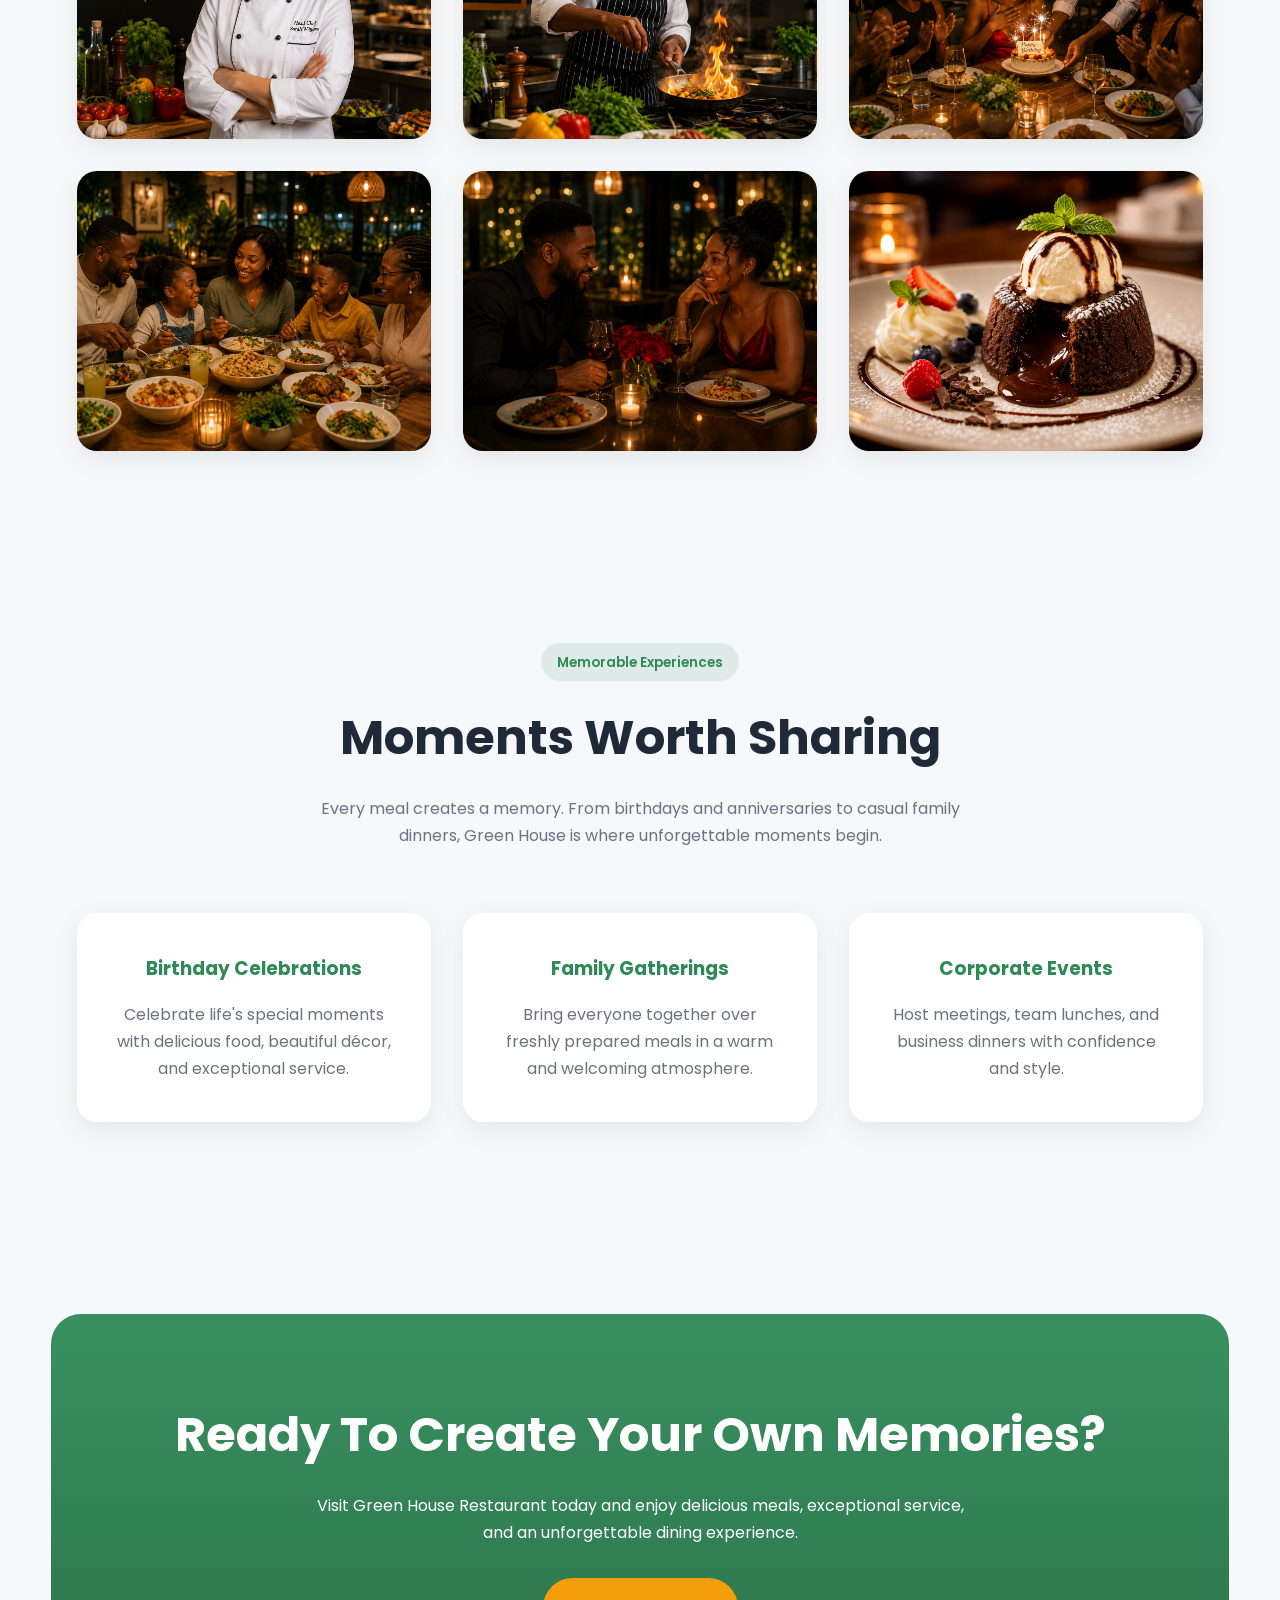
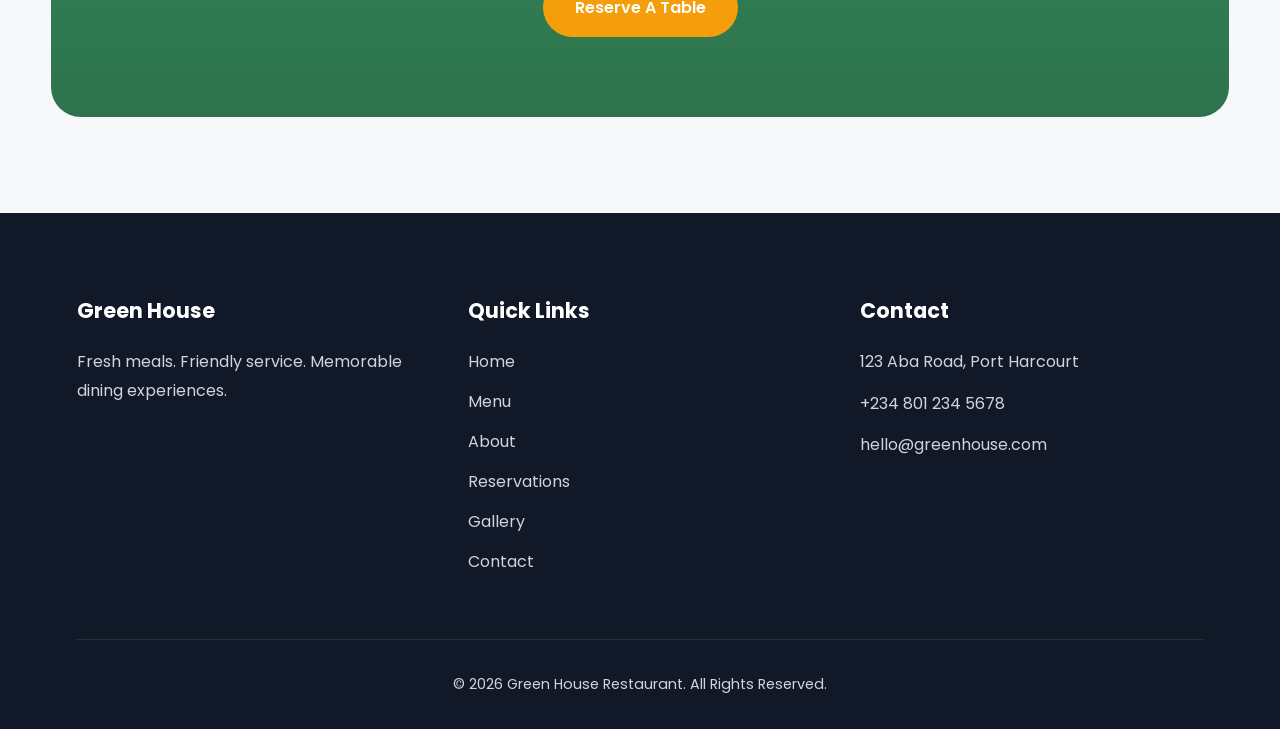
<file: pages/gallery.html>
<!DOCTYPE html>
<html lang="en">
<head>
    <meta charset="UTF-8">
    <meta name="viewport" content="width=device-width, initial-scale=1.0">

    <!--ICONS LINK-->
    
    <link rel="stylesheet" href="https://cdnjs.cloudflare.com/ajax/libs/font-awesome/6.7.2/css/all.min.css">

    <!-- PAGE LINKS -->

    <link rel="stylesheet" href="/css/style.css">

    <link rel="stylesheet" href="/css/gallery.css">

    <link rel="stylesheet" href="/css/responsive.css">

    <!-- FAVICON LINK -->

    <link rel="shortcut icon" href="/assets/icons/Green house logo.png" type="image/x-icon">

    <title>Gallery | Green House Restaurant</title>
</head>
<body>
    <header class="header-container"></header>

    <main>

    <!-- ==========================================
         GALLERY HERO
    =========================================== -->

    <section class="gallery-hero">

        <div class="gallery-hero-content">

            <span class="section-tag">

                Our Gallery

            </span>

            <h1>

                Every Picture Tells A Delicious Story

            </h1>

            <p>

                Explore our signature dishes, elegant dining spaces, talented chefs,
                and memorable moments shared by our valued guests.

            </p>

        </div>

    </section>



    <!-- ==========================================
         GALLERY FILTER
    =========================================== -->

    <section class="gallery-filter">

        <div class="gallery-filter-buttons">

            <button class="gallery-filter-btn active" data-filter="all">

                All

            </button>

            <button class="gallery-filter-btn" data-filter="food">

                Food

            </button>

            <button class="gallery-filter-btn" data-filter="restaurant">

                Restaurant

            </button>

            <button class="gallery-filter-btn" data-filter="chefs">

                Chefs

            </button>

            <button class="gallery-filter-btn" data-filter="events">

                Events

            </button>

        </div>

    </section>



    <!-- ==========================================
         GALLERY GRID
    =========================================== -->

    <section class="gallery-section">

        <div class="gallery-grid">

            <article class="gallery-card" data-category="food">

                <img src="/assets/images/jollof rice.jpg" alt="Jollof Rice">

                <div class="gallery-overlay">

                    <h3>

                        Smoky Jollof Rice

                    </h3>

                </div>

            </article>



            <article class="gallery-card" data-category="food">

                <img src="/assets/images/fried rice.jpg" alt="Fried Rice">

                <div class="gallery-overlay">

                    <h3>

                        Fried Rice Special

                    </h3>

                </div>

            </article>



            <article class="gallery-card" data-category="food">

                <img src="/assets/images/seafood.jpg" alt="Seafood">

                <div class="gallery-overlay">

                    <h3>

                        Seafood Delight

                    </h3>

                </div>

            </article>



            <article class="gallery-card" data-category="restaurant">

                <img src="/assets/images/restaurant-interior.png" alt="Restaurant Interior">

                <div class="gallery-overlay">

                    <h3>

                        Main Dining Area

                    </h3>

                </div>

            </article>



            <article class="gallery-card" data-category="restaurant">

                <img src="/assets/images/outdoor.png" alt="Outdoor Seating">

                <div class="gallery-overlay">

                    <h3>

                        Outdoor Dining

                    </h3>

                </div>

            </article>



            <article class="gallery-card" data-category="restaurant">

                <img src="/assets/images/private-room.png" alt="Private Dining">

                <div class="gallery-overlay">

                    <h3>

                        Private Dining Room

                    </h3>

                </div>

            </article>



            <article class="gallery-card" data-category="chefs">

                <img src="/assets/images/chef-2.png" alt="Head Chef">

                <div class="gallery-overlay">

                    <h3>

                        Executive Chef

                    </h3>

                </div>

            </article>



            <article class="gallery-card" data-category="chefs">

                <img src="/assets/images/cooking.png" alt="Chef Cooking">

                <div class="gallery-overlay">

                    <h3>

                        Preparing Fresh Meals

                    </h3>

                </div>

            </article>



            <article class="gallery-card" data-category="events">

                <img src="/assets/images/birthday.png" alt="Birthday Celebration">

                <div class="gallery-overlay">

                    <h3>

                        Birthday Celebration

                    </h3>

                </div>

            </article>



            <article class="gallery-card" data-category="events">

                <img src="/assets/images/family.png" alt="Family Dinner">

                <div class="gallery-overlay">

                    <h3>

                        Family Dinner

                    </h3>

                </div>

            </article>



            <article class="gallery-card" data-category="events">

                <img src="/assets/images/date-night.png" alt="Date Night">

                <div class="gallery-overlay">

                    <h3>

                        Romantic Dinner

                    </h3>

                </div>

            </article>



            <article class="gallery-card" data-category="food">

                <img src="/assets/images/dessert.png" alt="Dessert">

                <div class="gallery-overlay">

                    <h3>

                        Homemade Desserts

                    </h3>

                </div>

            </article>

        </div>

    </section>



    <!-- ==========================================
         CUSTOMER MEMORIES
    =========================================== -->

    <section class="gallery-memories">

        <div class="section-heading">

            <span class="section-tag">

                Memorable Experiences

            </span>

            <h2>

                Moments Worth Sharing

            </h2>

            <p>

                Every meal creates a memory. From birthdays and anniversaries
                to casual family dinners, Green House is where unforgettable
                moments begin.

            </p>

        </div>

        <div class="memory-container">

            <article class="memory-card">

                <h3>

                    Birthday Celebrations

                </h3>

                <p>

                    Celebrate life's special moments with delicious food,
                    beautiful décor, and exceptional service.

                </p>

            </article>

            <article class="memory-card">

                <h3>

                    Family Gatherings

                </h3>

                <p>

                    Bring everyone together over freshly prepared meals in a
                    warm and welcoming atmosphere.

                </p>

            </article>

            <article class="memory-card">

                <h3>

                    Corporate Events

                </h3>

                <p>

                    Host meetings, team lunches, and business dinners with
                    confidence and style.

                </p>

            </article>

        </div>

    </section>



    <!-- ==========================================
         GALLERY CTA
    =========================================== -->

    <section class="gallery-cta">

        <h2>

            Ready To Create Your Own Memories?

        </h2>

        <p>

            Visit Green House Restaurant today and enjoy delicious meals,
            exceptional service, and an unforgettable dining experience.

        </p>

        <a href="reservations.html" class="cta-btn">

            Reserve A Table

        </a>

    </section>

</main>

    <footer class="reusable-footer">

    </footer>

    <script type="module" src="/js/script.js"></script>
</body>
</html>
</file>
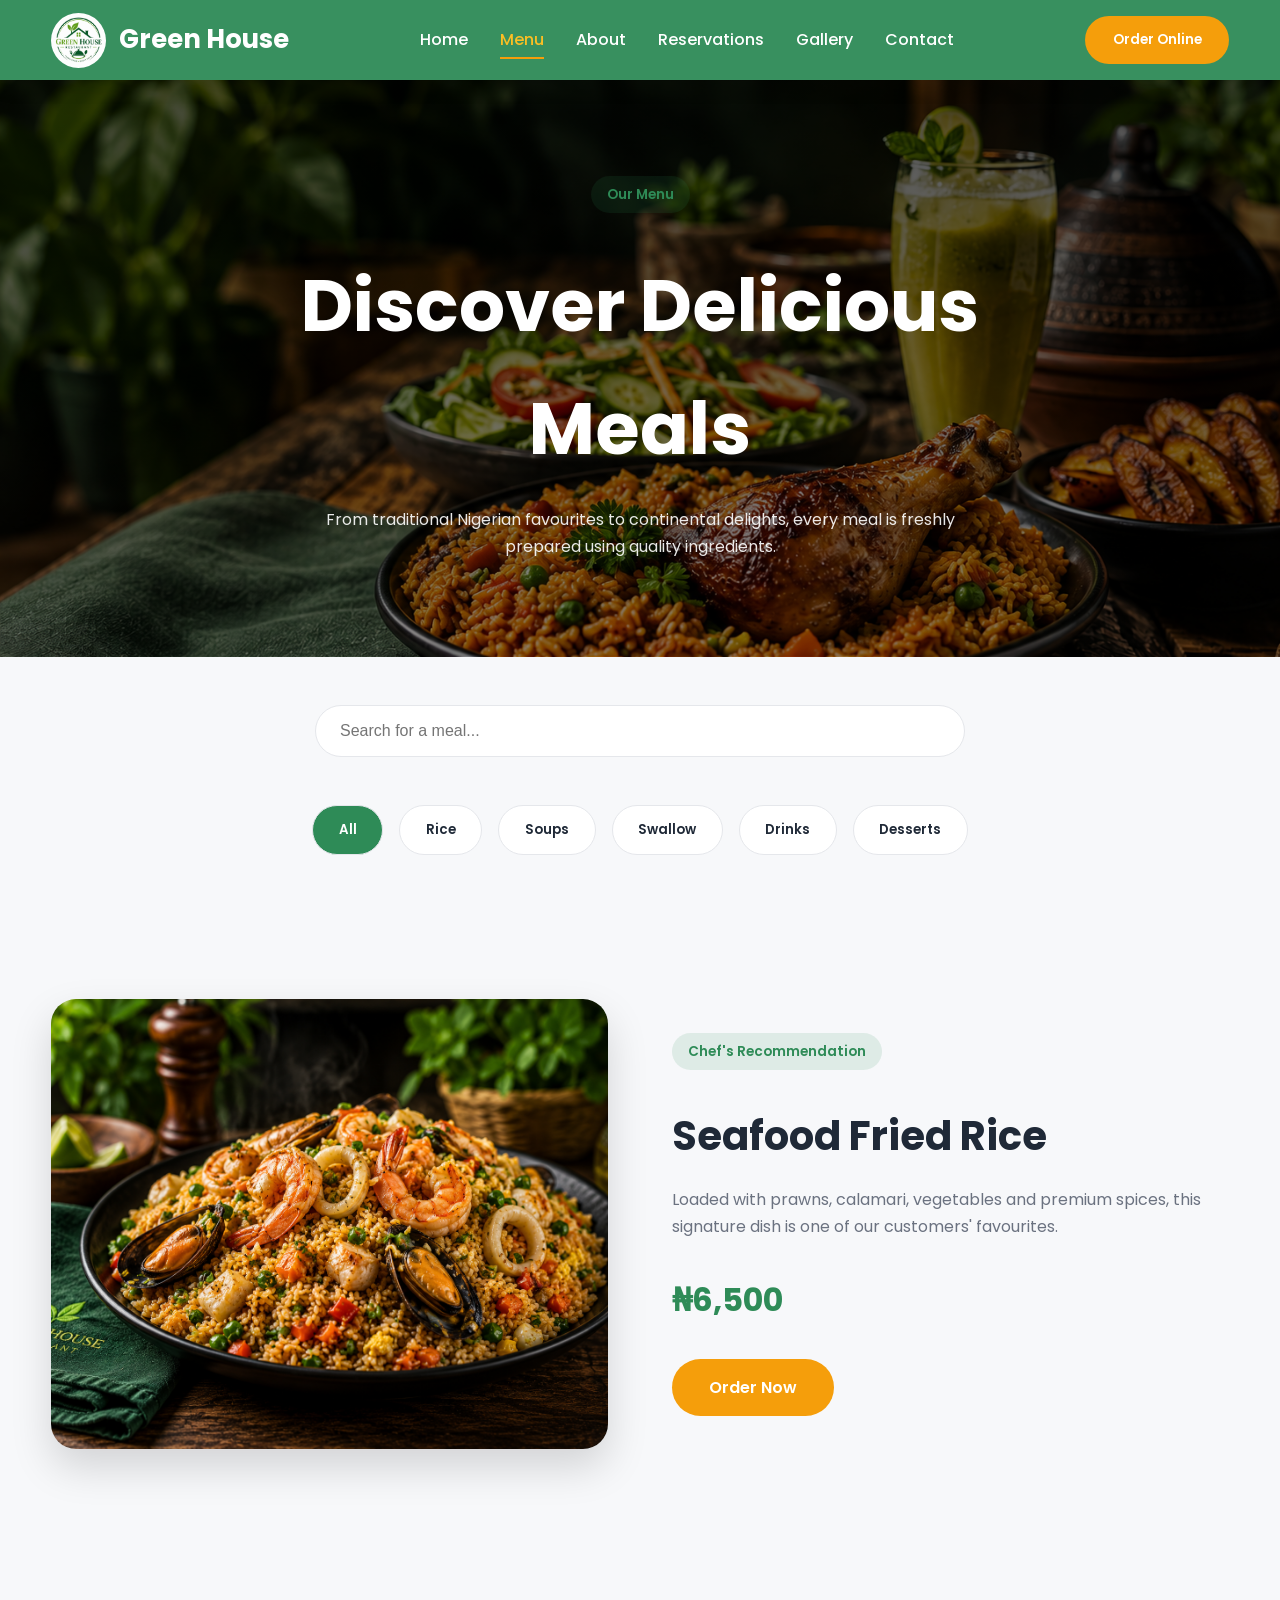
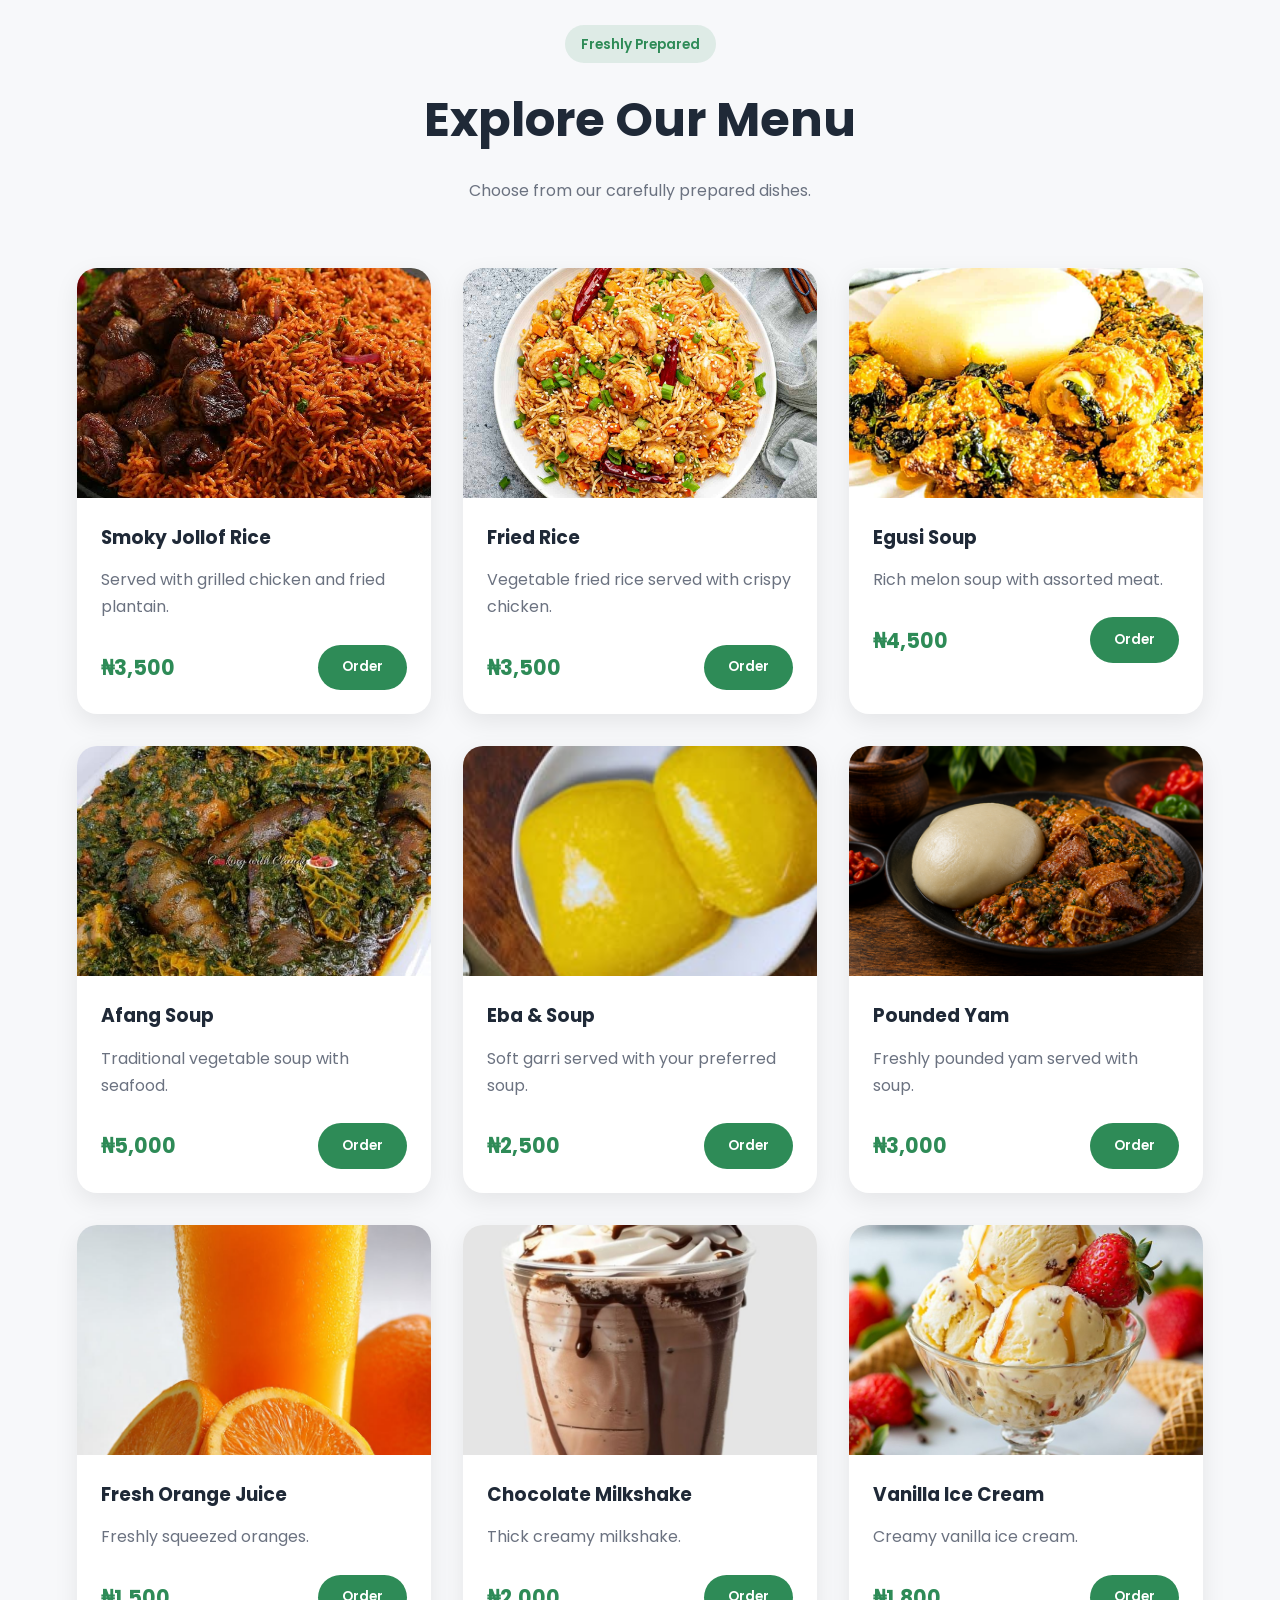
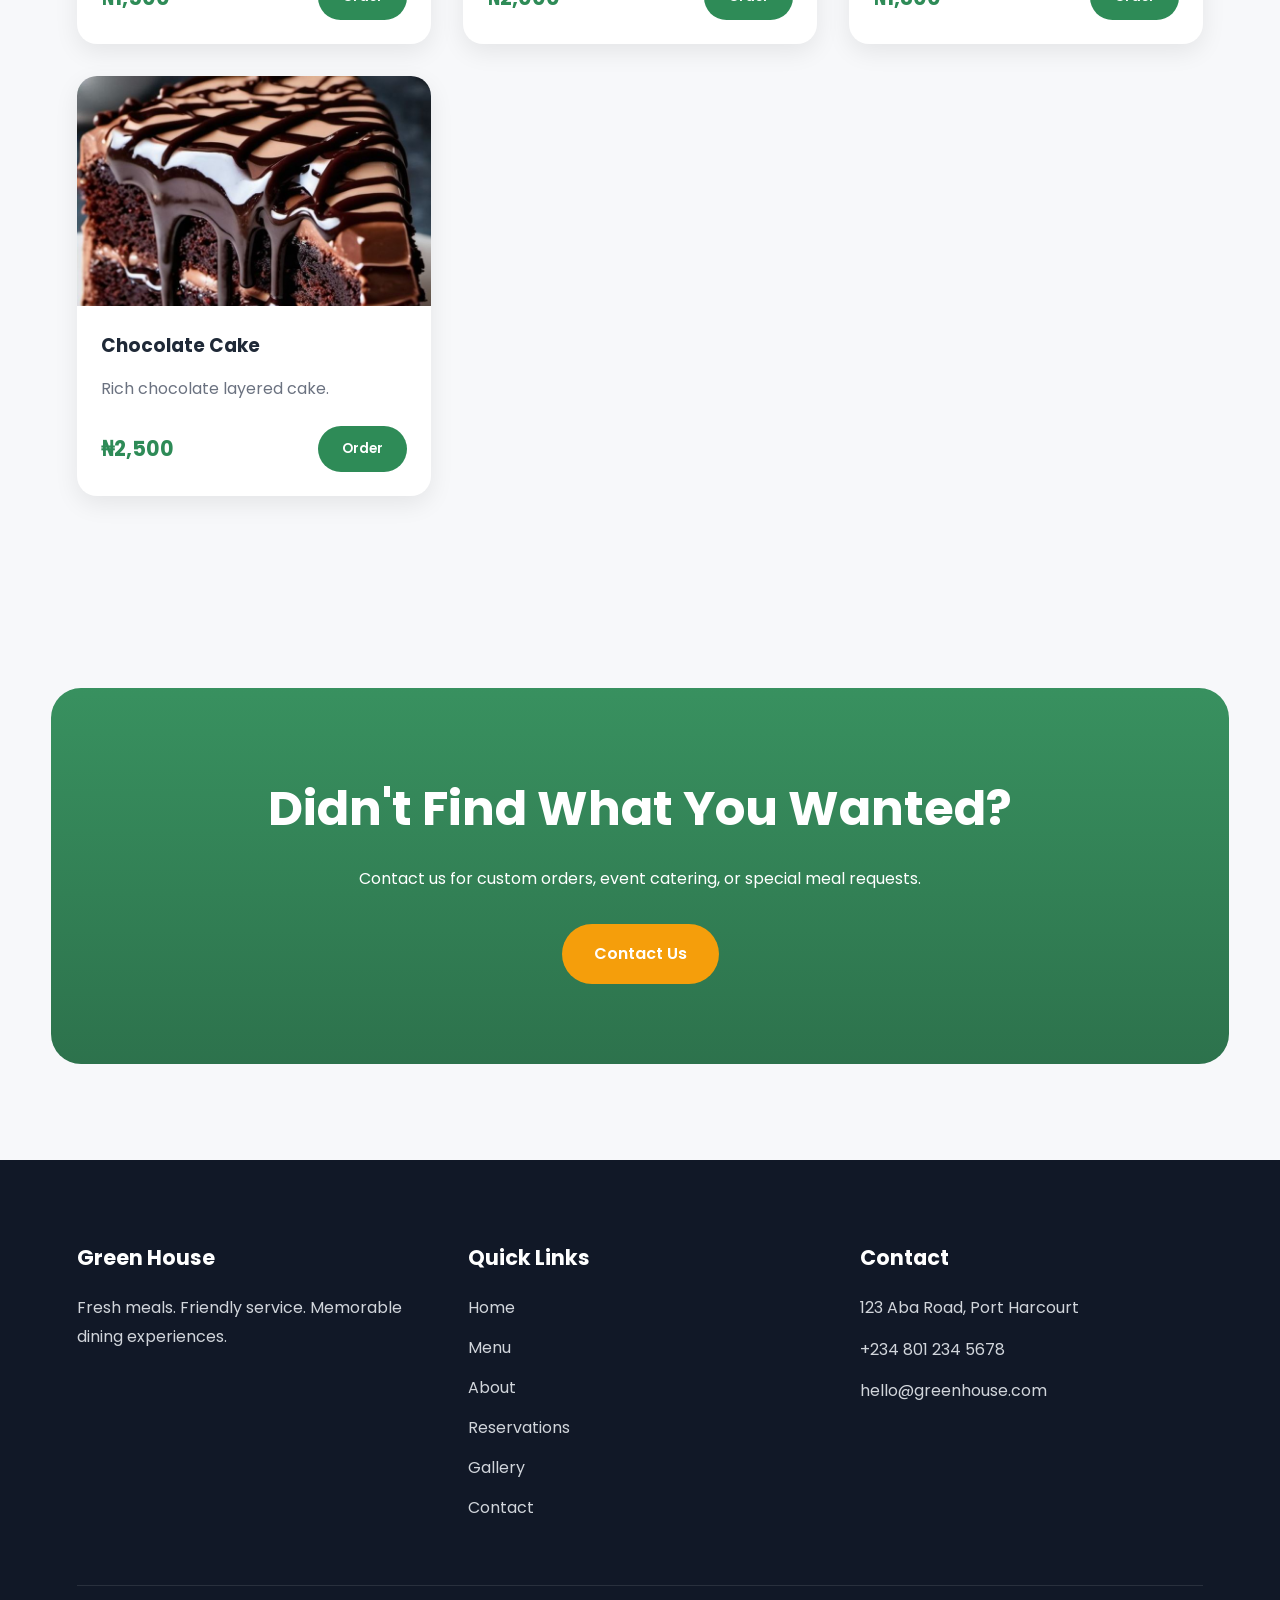
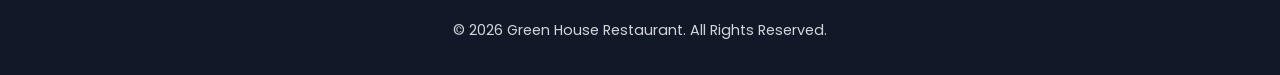
<file: pages/menu.html>
<!DOCTYPE html>
<html lang="en">
<head>
    <meta charset="UTF-8">
    <meta name="viewport" content="width=device-width, initial-scale=1.0">

    <!--ICONS LINK-->
    
    <link rel="stylesheet" href="https://cdnjs.cloudflare.com/ajax/libs/font-awesome/6.7.2/css/all.min.css">

    <!-- PAGE LINKS -->

    <link rel="stylesheet" href="/css/style.css">

    <link rel="stylesheet" href="/css/homepage.css">
    
    <link rel="stylesheet" href="/css/menu.css">

    <link rel="stylesheet" href="/css/responsive.css">

    <!-- FAVICON LINK -->

    <link rel="shortcut icon" href="/assets/icons/Green house logo.png" type="image/x-icon">

    <title>Menu | Green House Restaurant</title>
</head>
<body>
    <header class="header-container"></header>

    <main>

    <!-- ================= MENU HERO ================= -->

    <section class="menu-hero">

        <div class="menu-hero-content">

            <span class="section-tag">
                Our Menu
            </span>

            <h1>
                Discover Delicious Meals
            </h1>

            <p>
                From traditional Nigerian favourites to continental delights,
                every meal is freshly prepared using quality ingredients.
            </p>

        </div>

    </section>



    <!-- ================= SEARCH ================= -->

    <section class="menu-search">

        <div class="search-container">

            <input
                type="text"
                id="search-input"
                placeholder="Search for a meal...">

        </div>

    </section>



    <!-- ================= FILTER ================= -->

    <section class="menu-filter">

        <div class="filter-buttons">

            <button class="filter-btn active" data-filter="all">
                All
            </button>

            <button class="filter-btn" data-filter="rice">
                Rice
            </button>

            <button class="filter-btn" data-filter="soups">
                Soups
            </button>

            <button class="filter-btn" data-filter="swallow">
                Swallow
            </button>

            <button class="filter-btn" data-filter="drinks">
                Drinks
            </button>

            <button class="filter-btn" data-filter="desserts">
                Desserts
            </button>

        </div>

    </section>



    <!-- ================= CHEF SPECIAL ================= -->

    <section class="chef-special">

        <div class="special-image">

            <img
                src="/assets/images/chef-special.png"
                alt="Chef Special">

        </div>

        <div class="special-content">

            <span class="section-tag">

                Chef's Recommendation

            </span>

            <h2>

                Seafood Fried Rice

            </h2>

            <p>

                Loaded with prawns, calamari, vegetables and premium spices,
                this signature dish is one of our customers' favourites.

            </p>

            <h3>

                ₦6,500

            </h3>

            <button class="hero-order-btn">

                Order Now

            </button>

        </div>

    </section>



    <!-- ================= MENU ITEMS ================= -->

    <section class="menu-items">

        <div class="section-heading">

            <span class="section-tag">

                Freshly Prepared

            </span>

            <h2>

                Explore Our Menu

            </h2>

            <p>

                Choose from our carefully prepared dishes.

            </p>

        </div>



        <div class="menu-grid">



            <!-- Rice -->

            <article class="menu-card" data-category="rice">

                <img src="/assets/images/jollof rice.jpg " alt="Jollof Rice">

                <div class="menu-card-content">

                    <h3>Smoky Jollof Rice</h3>

                    <p>
                        Served with grilled chicken and fried plantain.
                    </p>

                    <div class="menu-card-footer">

                        <span>₦3,500</span>

                        <button>
                            Order
                        </button>

                    </div>

                </div>

            </article>



            <article class="menu-card" data-category="rice">

                <img src="/assets/images/fried rice.jpg" alt="Fried Rice">

                <div class="menu-card-content">

                    <h3>Fried Rice</h3>

                    <p>
                        Vegetable fried rice served with crispy chicken.
                    </p>

                    <div class="menu-card-footer">

                        <span>₦3,500</span>

                        <button>

                            Order

                        </button>

                    </div>

                </div>

            </article>



            <!-- Soups -->

            <article class="menu-card" data-category="soups">

                <img src="/assets/images/egusi soup.jpg" alt="Egusi Soup">

                <div class="menu-card-content">

                    <h3>Egusi Soup</h3>

                    <p>

                        Rich melon soup with assorted meat.

                    </p>

                    <div class="menu-card-footer">

                        <span>

                            ₦4,500

                        </span>

                        <button>

                            Order

                        </button>

                    </div>

                </div>

            </article>



            <article class="menu-card" data-category="soups">

                <img src="/assets/images/afang soup.jpg" alt="Afang Soup">

                <div class="menu-card-content">

                    <h3>

                        Afang Soup

                    </h3>

                    <p>

                        Traditional vegetable soup with seafood.

                    </p>

                    <div class="menu-card-footer">

                        <span>

                            ₦5,000

                        </span>

                        <button>

                            Order

                        </button>

                    </div>

                </div>

            </article>



            <!-- Swallow -->

            <article class="menu-card" data-category="swallow">

                <img src="/assets/images/eba.jpg" alt="Eba">

                <div class="menu-card-content">

                    <h3>

                        Eba & Soup

                    </h3>

                    <p>

                        Soft garri served with your preferred soup.

                    </p>

                    <div class="menu-card-footer">

                        <span>

                            ₦2,500

                        </span>

                        <button>

                            Order

                        </button>

                    </div>

                </div>

            </article>



            <article class="menu-card" data-category="swallow">

                <img src="/assets/images/pounded yam.png" alt="Pounded Yam">

                <div class="menu-card-content">

                    <h3>

                        Pounded Yam

                    </h3>

                    <p>

                        Freshly pounded yam served with soup.

                    </p>

                    <div class="menu-card-footer">

                        <span>

                            ₦3,000

                        </span>

                        <button>

                            Order

                        </button>

                    </div>

                </div>

            </article>



            <!-- Drinks -->

            <article class="menu-card" data-category="drinks">

                <img src="/assets/images/orange juice.jpg" alt="Orange Juice">

                <div class="menu-card-content">

                    <h3>

                        Fresh Orange Juice

                    </h3>

                    <p>

                        Freshly squeezed oranges.

                    </p>

                    <div class="menu-card-footer">

                        <span>

                            ₦1,500

                        </span>

                        <button>

                            Order

                        </button>

                    </div>

                </div>

            </article>



            <article class="menu-card" data-category="drinks">

                <img src="/assets/images/milkshake.jpg" alt="Milkshake">

                <div class="menu-card-content">

                    <h3>

                        Chocolate Milkshake

                    </h3>

                    <p>

                        Thick creamy milkshake.

                    </p>

                    <div class="menu-card-footer">

                        <span>

                            ₦2,000

                        </span>

                        <button>

                            Order

                        </button>

                    </div>

                </div>

            </article>



            <!-- Desserts -->

            <article class="menu-card" data-category="desserts">

                <img src="/assets/images/ice cream.jpg" alt="Ice Cream">

                <div class="menu-card-content">

                    <h3>

                        Vanilla Ice Cream

                    </h3>

                    <p>

                        Creamy vanilla ice cream.

                    </p>

                    <div class="menu-card-footer">

                        <span>

                            ₦1,800

                        </span>

                        <button>

                            Order

                        </button>

                    </div>

                </div>

            </article>



            <article class="menu-card" data-category="desserts">

                <img src="/assets/images/chocolate cake.jpg" alt="Chocolate Cake">

                <div class="menu-card-content">

                    <h3>

                        Chocolate Cake

                    </h3>

                    <p>

                        Rich chocolate layered cake.

                    </p>

                    <div class="menu-card-footer">

                        <span>

                            ₦2,500

                        </span>

                        <button>

                            Order

                        </button>

                    </div>

                </div>

            </article>



        </div>

    </section>



    <!-- ================= CTA ================= -->

    <section class="menu-cta">

        <h2>

            Didn't Find What You Wanted?

        </h2>

        <p>

            Contact us for custom orders, event catering,
            or special meal requests.

        </p>

        <a href="contact.html" class="cta-btn">

            Contact Us

        </a>

    </section>

</main>

    <footer class="reusable-footer">

    </footer>

    <script type="module" src="/js/script.js"></script>
</body>
</html>
</file>
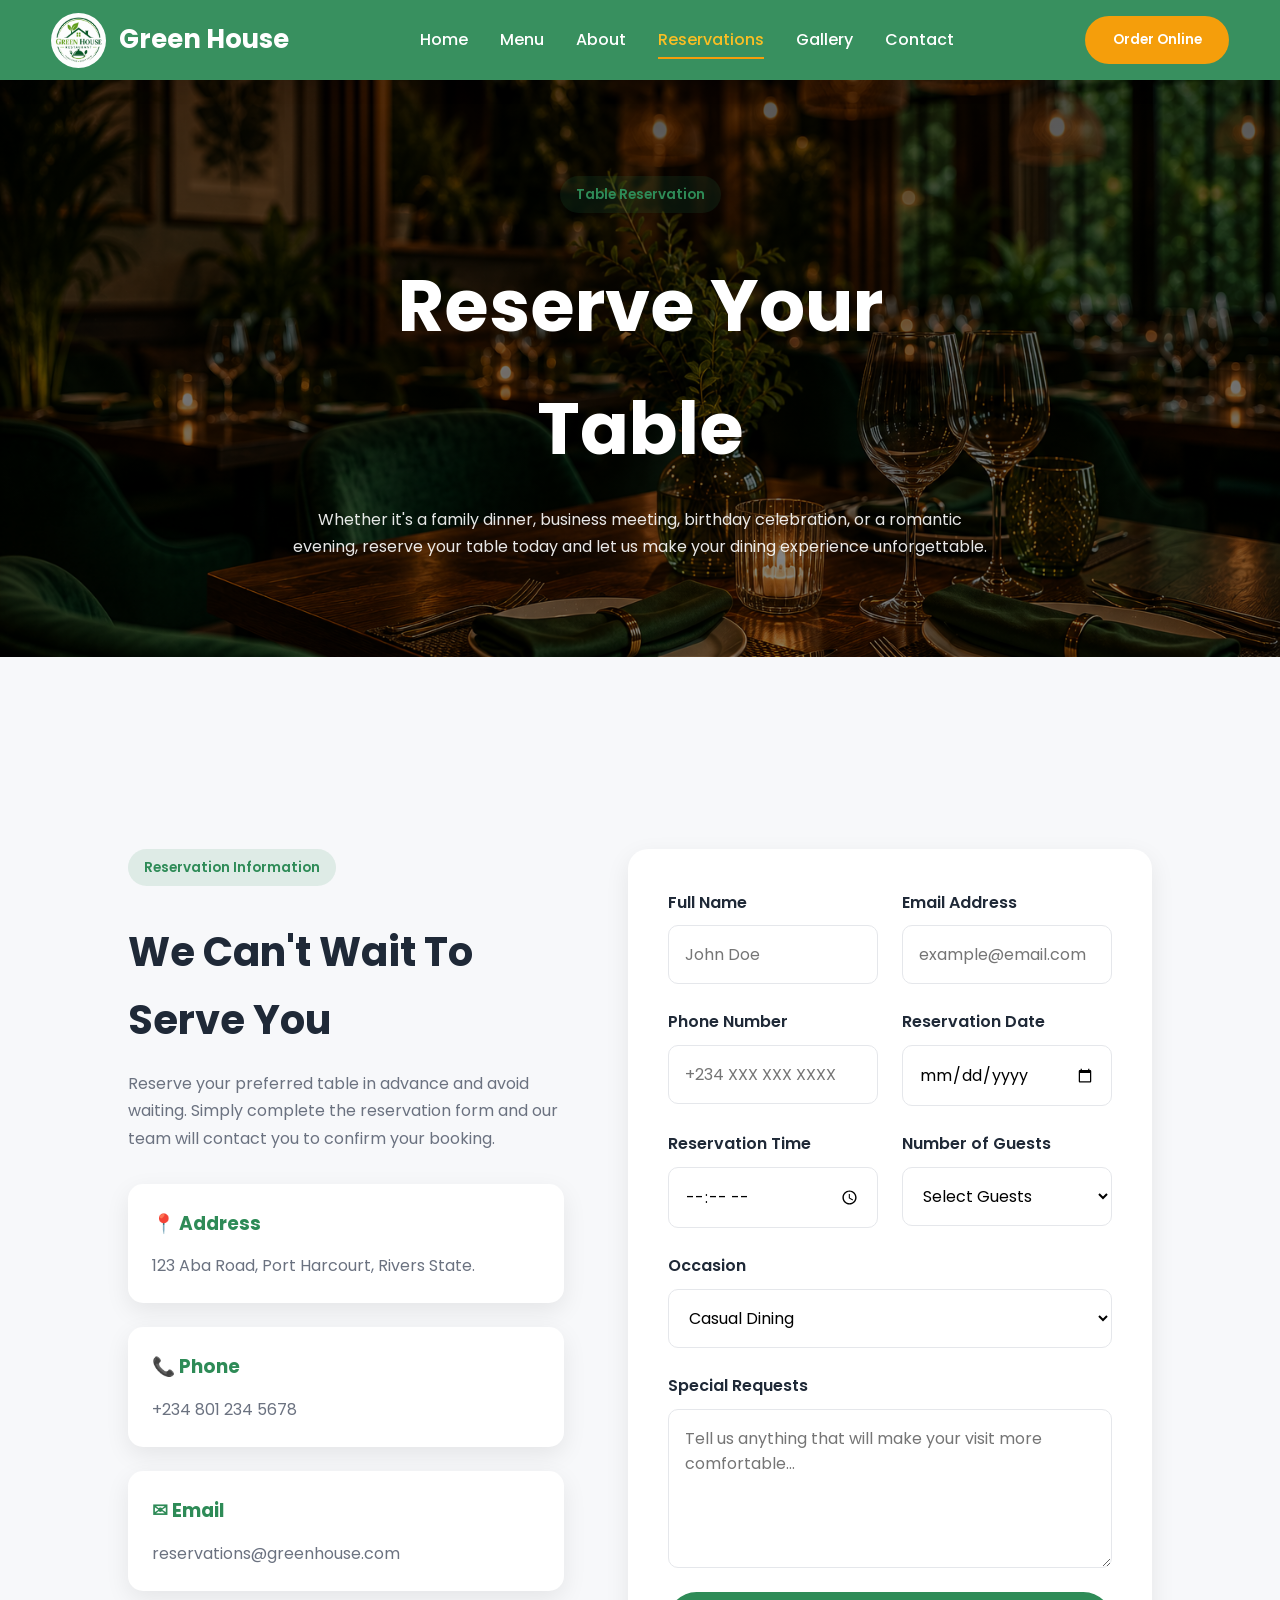
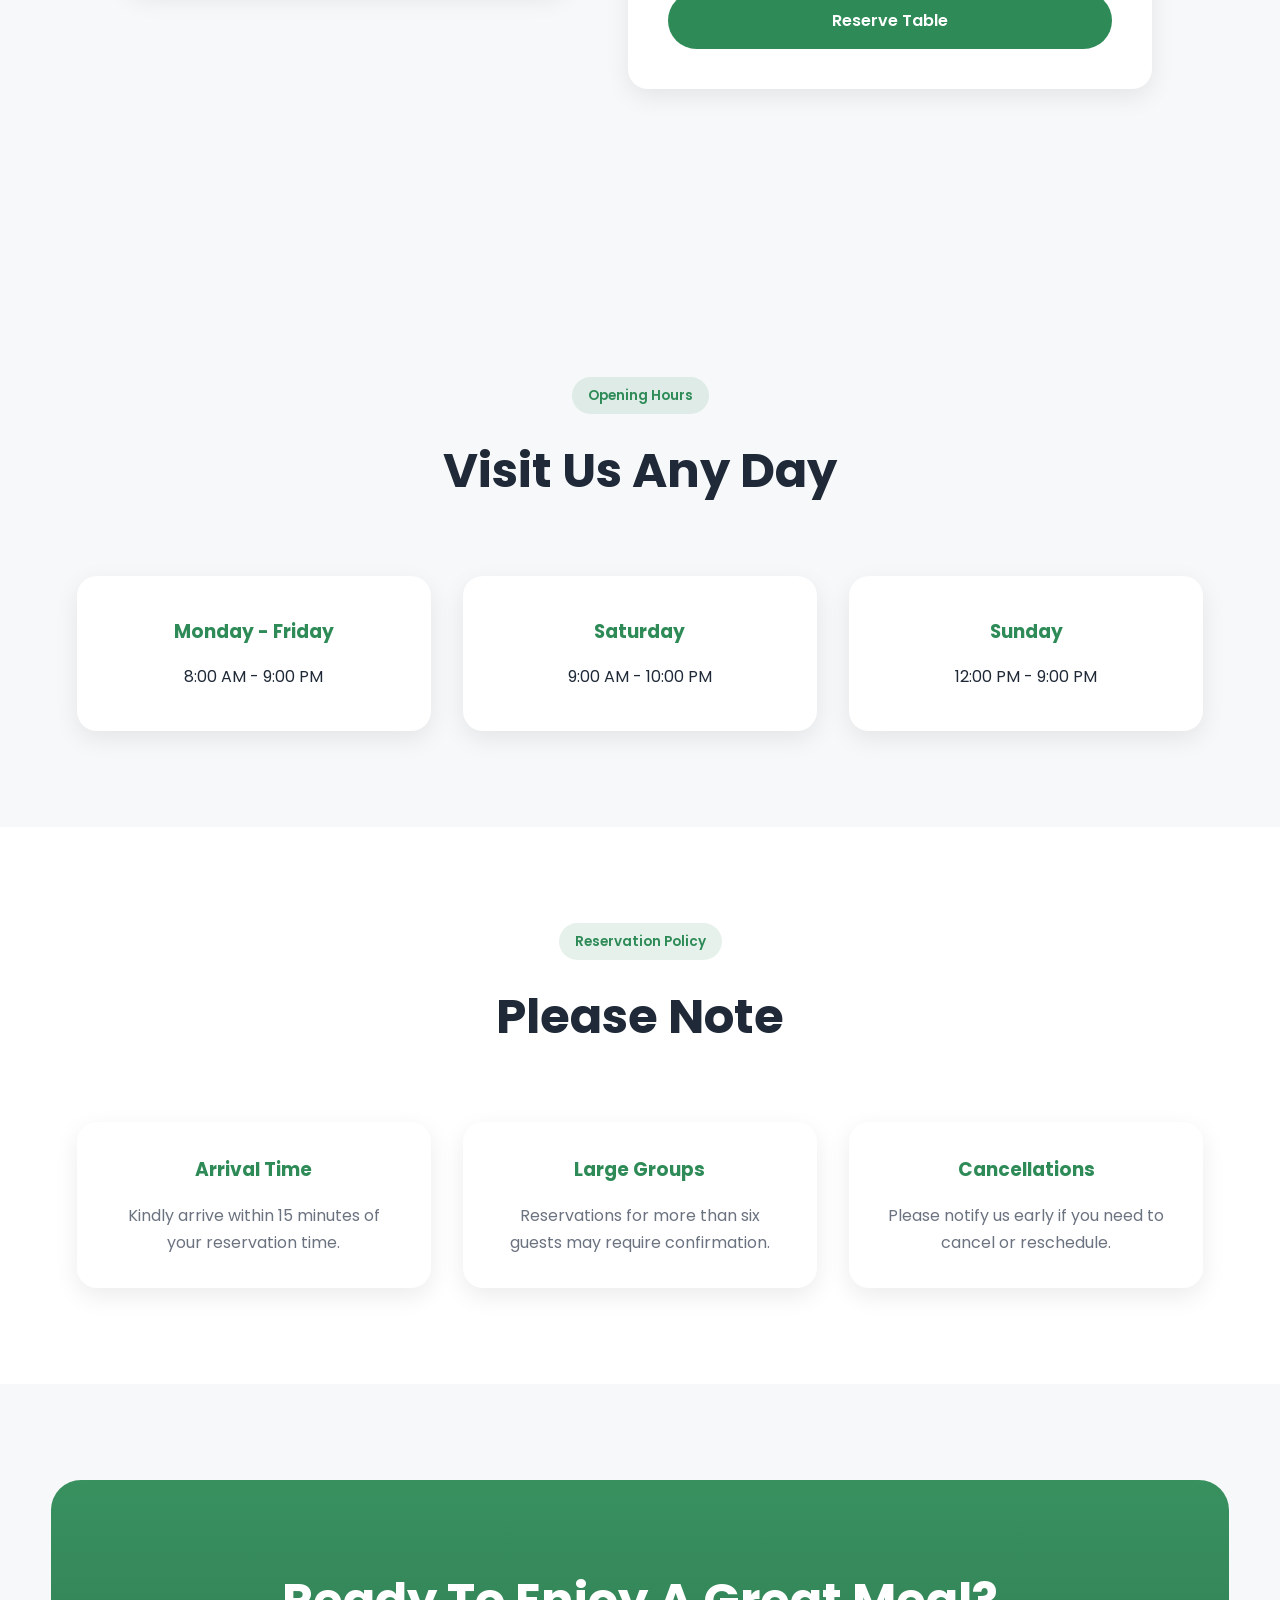
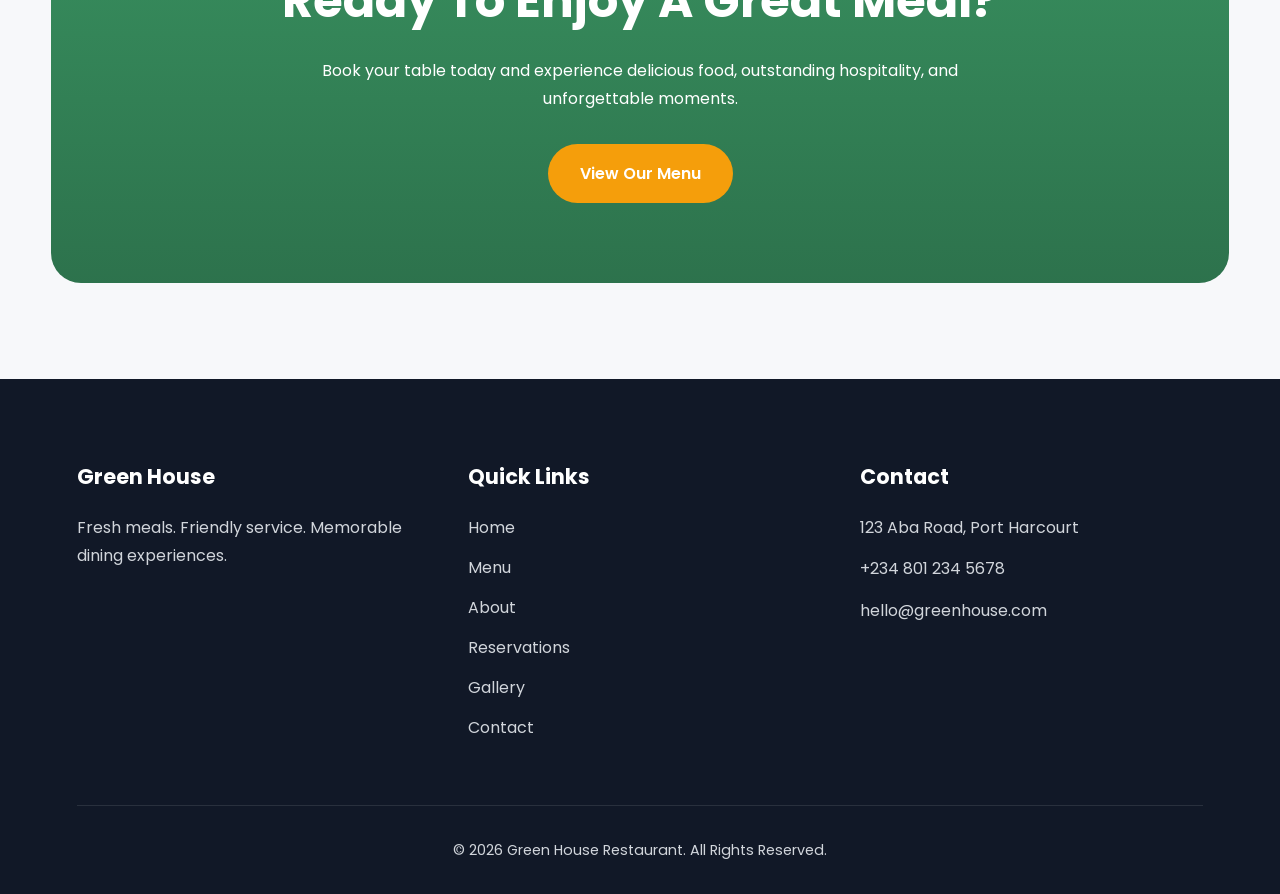
<file: pages/reservations.html>
<!DOCTYPE html>
<html lang="en">
<head>
    <meta charset="UTF-8">
    <meta name="viewport" content="width=device-width, initial-scale=1.0">

    <!--ICONS LINK-->
    
    <link rel="stylesheet" href="https://cdnjs.cloudflare.com/ajax/libs/font-awesome/6.7.2/css/all.min.css">

    <!-- PAGE LINKS -->

    <link rel="stylesheet" href="/css/style.css">

    <link rel="stylesheet" href="/css/homepage.css">
    
    <link rel="stylesheet" href="/css/reservations.css">

    <link rel="stylesheet" href="/css/responsive.css">

    <!-- FAVICON LINK -->

    <link rel="shortcut icon" href="/assets/icons/Green house logo.png" type="image/x-icon">

    <title>Reservations | Green House Restaurant</title>
</head>
<body>
    <header class="header-container"></header>

    <main>

    <!-- ==========================================
         RESERVATION HERO
    =========================================== -->

    <section class="reservation-hero">

        <div class="reservation-hero-content">

            <span class="section-tag">

                Table Reservation

            </span>

            <h1>

                Reserve Your Table

            </h1>

            <p>

                Whether it's a family dinner, business meeting, birthday celebration,
                or a romantic evening, reserve your table today and let us make your
                dining experience unforgettable.

            </p>

        </div>

    </section>



    <!-- ==========================================
         RESERVATION SECTION
    =========================================== -->

    <section class="reservation-section">

        <div class="reservation-info">

            <span class="section-tag">

                Reservation Information

            </span>

            <h2>

                We Can't Wait To Serve You

            </h2>

            <p>

                Reserve your preferred table in advance and avoid waiting.
                Simply complete the reservation form and our team will contact
                you to confirm your booking.

            </p>

            <div class="reservation-details">

                <div class="detail-box">

                    <h3>📍 Address</h3>

                    <p>

                        123 Aba Road,
                        Port Harcourt,
                        Rivers State.

                    </p>

                </div>

                <div class="detail-box">

                    <h3>📞 Phone</h3>

                    <p>

                        +234 801 234 5678

                    </p>

                </div>

                <div class="detail-box">

                    <h3>✉ Email</h3>

                    <p>

                        reservations@greenhouse.com

                    </p>

                </div>

            </div>

        </div>



        <!-- ==========================================
             RESERVATION FORM
        =========================================== -->

        <div class="reservation-form-container">

            <form
                class="reservation-form"
                id="reservationForm">

                <div class="form-group">

                    <label for="name">

                        Full Name

                    </label>

                    <input
                        type="text"
                        id="name"
                        placeholder="John Doe"
                        required>

                </div>



                <div class="form-group">

                    <label for="email">

                        Email Address

                    </label>

                    <input
                        type="email"
                        id="email"
                        placeholder="example@email.com"
                        required>

                </div>



                <div class="form-group">

                    <label for="phone">

                        Phone Number

                    </label>

                    <input
                        type="tel"
                        id="phone"
                        placeholder="+234 XXX XXX XXXX"
                        required>

                </div>



                <div class="form-group">

                    <label for="date">

                        Reservation Date

                    </label>

                    <input
                        type="date"
                        id="date"
                        required>

                </div>



                <div class="form-group">

                    <label for="time">

                        Reservation Time

                    </label>

                    <input
                        type="time"
                        id="time"
                        required>

                </div>



                <div class="form-group">

                    <label for="guests">

                        Number of Guests

                    </label>

                    <select
                        id="guests"
                        required>

                        <option value="">

                            Select Guests

                        </option>

                        <option>1 Person</option>

                        <option>2 People</option>

                        <option>3 People</option>

                        <option>4 People</option>

                        <option>5 People</option>

                        <option>6+ People</option>

                    </select>

                </div>



                <div class="form-group full-width">

                    <label for="occasion">

                        Occasion

                    </label>

                    <select id="occasion">

                        <option>

                            Casual Dining

                        </option>

                        <option>

                            Birthday

                        </option>

                        <option>

                            Anniversary

                        </option>

                        <option>

                            Business Meeting

                        </option>

                        <option>

                            Family Gathering

                        </option>

                    </select>

                </div>



                <div class="form-group full-width">

                    <label for="message">

                        Special Requests

                    </label>

                    <textarea
                        id="message"
                        rows="5"
                        placeholder="Tell us anything that will make your visit more comfortable..."></textarea>

                </div>



                <button
                    type="submit"
                    class="reservation-btn">

                    Reserve Table

                </button>

            </form>

        </div>

    </section>



    <!-- ==========================================
         OPENING HOURS
    =========================================== -->

    <section class="opening-hours">

        <div class="section-heading">

            <span class="section-tag">

                Opening Hours

            </span>

            <h2>

                Visit Us Any Day

            </h2>

        </div>

        <div class="hours-container">

            <div class="hour-card">

                <h3>

                    Monday - Friday

                </h3>

                <p>

                    8:00 AM - 9:00 PM

                </p>

            </div>

            <div class="hour-card">

                <h3>

                    Saturday

                </h3>

                <p>

                    9:00 AM - 10:00 PM

                </p>

            </div>

            <div class="hour-card">

                <h3>

                    Sunday

                </h3>

                <p>

                    12:00 PM - 9:00 PM

                </p>

            </div>

        </div>

    </section>



    <!-- ==========================================
         RESERVATION POLICY
    =========================================== -->

    <section class="reservation-policy">

        <div class="section-heading">

            <span class="section-tag">

                Reservation Policy

            </span>

            <h2>

                Please Note

            </h2>

        </div>

        <div class="policy-container">

            <article class="policy-card">

                <h3>

                    Arrival Time

                </h3>

                <p>

                    Kindly arrive within 15 minutes of your reservation time.

                </p>

            </article>

            <article class="policy-card">

                <h3>

                    Large Groups

                </h3>

                <p>

                    Reservations for more than six guests may require confirmation.

                </p>

            </article>

            <article class="policy-card">

                <h3>

                    Cancellations

                </h3>

                <p>

                    Please notify us early if you need to cancel or reschedule.

                </p>

            </article>

        </div>

    </section>



    <!-- ==========================================
         CTA
    =========================================== -->

    <section class="reservation-cta">

        <h2>

            Ready To Enjoy A Great Meal?

        </h2>

        <p>

            Book your table today and experience delicious food,
            outstanding hospitality, and unforgettable moments.

        </p>

        <a
            href="menu.html"
            class="cta-btn">

            View Our Menu

        </a>

    </section>

</main>

    <footer class="reusable-footer">

    </footer>

    <script type="module" src="/js/script.js"></script>
</body>
</html>
</file>
<file: css/style.css>
/* ===========================
   GOOGLE FONTS
=========================== */

@import url('https://fonts.googleapis.com/css2?family=Poppins:wght@300;400;500;600;700;800&display=swap');


/* ===========================
   CSS VARIABLES
=========================== */

:root{

    --primary:#2E8B57;
    --primary-dark:#226b43;

    --secondary:#F59E0B;
    --secondary-light:#FBBF24;

    --white:#FFFFFF;
    --background:#F7F8FA;

    --text:#1F2937;
    --text-light:#6B7280;

    --border:#E5E7EB;

    --shadow:0 8px 25px rgba(0,0,0,.08);
    --shadow-lg:0 18px 40px rgba(0,0,0,.15);

    --transition:.35s ease;

    --radius-sm:8px;
    --radius-md:15px;
    --radius-lg:25px;

}

/* ===========================
   RESET
=========================== */

*{

    margin:0;
    padding:0;
    box-sizing:border-box;

}

html{

    scroll-behavior:smooth;

}

body{

    font-family:'Poppins',sans-serif;

    background:var(--background);

    color:var(--text);

    line-height:1.7;

    overflow-x:hidden;

}

img{

    display:block;

    width:100%;

}

a{

    text-decoration:none;

}

a:link,
a:visited{

    color:inherit;

}

ul{

    list-style:none;

}

button{

    border:none;

    outline:none;

    cursor:pointer;

    font-family:inherit;

}

/* ===========================
   CONTAINER
=========================== */

.container{

    width:min(1200px,90%);

    margin:auto;

}


/* ===========================
   SECTIONS
=========================== */

section{

    padding:6rem 6%;

}

/* ===========================
   SECTION HEADING
=========================== */

.section-heading{

    max-width:650px;

    margin:0 auto 4rem;

    text-align:center;

}

.section-tag{

    display:inline-block;

    background:rgba(46,139,87,.12);

    color:var(--primary);

    padding:.45rem 1rem;

    border-radius:999px;

    font-size:.85rem;

    font-weight:600;

    margin-bottom:1rem;

}

.section-heading h2{

    font-size:clamp(2rem,4vw,3rem);

    margin-bottom:1rem;

    color:var(--text);

}

.section-heading p{

    color:var(--text-light);

    font-size:1rem;

}

/* ===========================
   BUTTONS
=========================== */

button,
.cta-btn,
.view-menu-btn{

    display:inline-flex;

    align-items:center;

    justify-content:center;

    padding:1rem 2rem;

    border-radius:999px;

    font-weight:600;

    transition:var(--transition);

}

button:hover,
.cta-btn:hover,
.view-menu-btn:hover{

    transform:translateY(-4px);

}


.hero-order-btn,
.order-btn,
.meal-order-btn,
.cta-btn{

    background:var(--secondary);

    color:var(--white);

}

.hero-order-btn:hover,
.order-btn:hover,
.meal-order-btn:hover,
.cta-btn:hover{

    background:var(--secondary-light);

    box-shadow:0 10px 25px rgba(245,158,11,.35);

}

.view-menu-btn{

    background:var(--primary);

    color:white;

}

.view-menu-btn:hover{

    background:var(--primary-dark);

}

/* ===========================
   CARD
=========================== */

.card,
.feature-card,
.category-card,
.testimonial{

    background:white;

    border-radius:20px;

    overflow:hidden;

    box-shadow:var(--shadow);

    transition:var(--transition);

}

.card:hover,
.feature-card:hover,
.category-card:hover,
.testimonial:hover{

    transform:translateY(-10px);

    box-shadow:var(--shadow-lg);

}


/* ===========================
   ANIMATIONS
=========================== */

@keyframes fadeUp{

    from{

        opacity:0;

        transform:translateY(40px);

    }

    to{

        opacity:1;

        transform:translateY(0);

    }

}

.hero-container,
.card,
.feature-card,
.category-card,
.testimonial{

    animation:fadeUp .8s ease forwards;

}


::selection{

    background:var(--primary);

    color:white;

}

/* ==========================================
   02. HEADER & NAVIGATION
========================================== */

header{

    position:sticky;
    top:0;
    left:0;

    width:100%;

    z-index:1000;

    background:rgba(46,139,87,.95);

    backdrop-filter:blur(12px);

    box-shadow:0 5px 20px rgba(0,0,0,.12);

}

.nav-bar{

    width:min(1200px,92%);
    margin:auto;

    display:flex;

    justify-content:space-between;
    align-items:center;

    min-height:80px;

}


.logo{

    display:flex;

    align-items:center;

    gap:.8rem;

}

#green-house-logo{

    width:55px;
    height:55px;

    object-fit:cover;

    border-radius:50%;

}

.logo h2{

    color:var(--white);

    font-size:1.6rem;

    font-weight:700;

}


.nav-list-items{

    display:flex;

    align-items:center;

    gap:2rem;

}


.nav-list-items a{

    position:relative;

    color:var(--white);

    font-size:1rem;

    font-weight:500;

    transition:var(--transition);

}

.nav-list-items a::after{

    content:"";

    position:absolute;

    left:0;
    bottom:-8px;

    width:0;

    height:2px;

    background:var(--secondary);

    transition:var(--transition);

}


.nav-list-items a:hover::after,
.nav-list-items a.active::after{

    width:100%;

}


.nav-list-items a.active{

    color:var(--secondary-light);

}


.order-btn{

    background:var(--secondary);

    color:var(--white);

    padding:.9rem 1.7rem;

    border-radius:999px;

    font-weight:600;

}

.order-btn:hover{

    background:var(--secondary-light);

}


.menu-toggle{

    display:none;

    background:none;

}


.menu-toggle span{

    display:block;

    width:28px;

    height:3px;

    margin:5px 0;

    background:var(--white);

    border-radius:50px;

    transition:var(--transition);

}

.menu-toggle.active span:nth-child(1){

    transform:translateY(8px) rotate(45deg);

}

.menu-toggle.active span:nth-child(2){

    opacity:0;

}

.menu-toggle.active span:nth-child(3){

    transform:translateY(-8px) rotate(-45deg);

}


/* ==========================================
   09. FOOTER
========================================== */

footer{

    background:#111827;

    color:#d1d5db;

    padding:5rem 6% 2rem;

}

.footer-container{

    width:min(1200px,100%);

    margin:auto;

    display:grid;

    grid-template-columns:repeat(auto-fit,minmax(250px,1fr));

    gap:3rem;

}

.footer-container h3{

    color:#fff;

    margin-bottom:1.2rem;

    font-size:1.3rem;

}

.footer-container p{

    margin-bottom:.8rem;

    line-height:1.8;

}

.footer-container ul{

    display:flex;

    flex-direction:column;

    gap:.8rem;

}

.footer-container a{

    color:#d1d5db;

    transition:var(--transition);

}

.footer-container a:hover{

    color:var(--secondary);

    padding-left:6px;

}

.copyright{

    text-align:center;

    margin-top:4rem;

    padding-top:2rem;

    border-top:1px solid rgba(255,255,255,.1);

    font-size:.9rem;

}





/* ==========================================
   NOTIFICATION
========================================== */

.notification{

    position:fixed;

    top:2rem;

    right:2rem;

    min-width:280px;

    max-width:350px;

    padding:1rem 1.5rem;

    border-radius:12px;

    color:#fff;

    font-weight:500;

    box-shadow:0 10px 30px rgba(0,0,0,.15);

    transform:translateX(120%);

    transition:.35s ease;

    z-index:9999;

}

.notification.show{

    transform:translateX(0);

}

.notification.success{

    background:var(--primary);

}

.notification.error{

    background:#dc2626;

}

@media(max-width:768px){

    

}
</file>
<file: css/homepage.css>
/* ==========================================
   03. HERO SECTION
========================================== */

.hero-section{

    min-height:90vh;

    display:flex;

    align-items:center;

    padding:0 6%;

    background:
        linear-gradient(
            rgba(0,0,0,.65),
            rgba(0,0,0,.45)
        ),
        url("/assets/images/Hero image.jpg");

    background-size:cover;

    background-position:center;

    background-repeat:no-repeat;

}


.hero-container{

    max-width:650px;

    color:var(--white);

}

.hero-container h1{

    font-size:clamp(3rem,6vw,5rem);

    line-height:1.1;

    font-weight:700;

    margin-bottom:1.5rem;

}

.hero-container p{

    font-size:1.1rem;

    color:rgba(255,255,255,.9);

    margin-bottom:2rem;

    max-width:600px;

}


.hero-buttons{

    display:flex;

    align-items:center;

    gap:1rem;

    flex-wrap:wrap;

}

.hero-order-btn{

    background:var(--secondary);

    color:var(--white);

    padding:1rem 2.3rem;

    border-radius:999px;

    font-size:1rem;

    font-weight:600;

    transition:var(--transition);

}

.hero-order-btn:hover{

    background:var(--secondary-light);

    transform:translateY(-4px);

    box-shadow:0 12px 30px rgba(245,158,11,.35);

}

.hero-order-btn:disabled{

    background:#b9b9b9;

    cursor:not-allowed;

    transform:none;

    box-shadow:none;

}


/* ==========================================
   04. FEATURED MEALS
========================================== */

.featured-meals{

    background:var(--background);

}

.meals{

    width:min(1200px,100%);

    margin:auto;

    display:grid;

    grid-template-columns:repeat(auto-fit,minmax(320px,1fr));

    gap:2rem;

}

.card{

    background:var(--white);

    border-radius:20px;

    overflow:hidden;

    box-shadow:var(--shadow);

    transition:var(--transition);

    display:flex;

    flex-direction:column;

}

.card:hover{

    transform:translateY(-10px);

    box-shadow:var(--shadow-lg);

}

.card-image{

    position:relative;

    overflow:hidden;

}

.card-image img{

    width:100%;

    height:240px;

    object-fit:cover;

    transition:.5s;

}

.card:hover .card-image img{

    transform:scale(1.08);

}

.badge{

    position:absolute;

    top:15px;

    right:15px;

    background:#dc2626;

    color:white;

    padding:.45rem .9rem;

    border-radius:999px;

    font-size:.75rem;

    font-weight:600;

}

.card-content{

    flex:1;

    padding:1.5rem;

}

.card-content h3{

    font-size:1.35rem;

    margin-bottom:.75rem;

}

.card-content p{

    color:var(--text-light);

    font-size:.95rem;

}

.card-footer{

    display:flex;

    justify-content:space-between;

    align-items:center;

    padding:1.5rem;

    border-top:1px solid var(--border);

}

.price{

    color:var(--primary);

    font-size:1.4rem;

    font-weight:700;

}

.meal-order-btn{

    background:var(--primary);

    color:white;

    padding:.85rem 1.4rem;

    border-radius:999px;

    transition:var(--transition);

}

.meal-order-btn:hover{

    background:var(--primary-dark);

}

.featured-btn{

    margin-top:4rem;

    text-align:center;

}

.view-menu-btn{

    padding:1rem 2rem;

    background:var(--primary);

    color:white;

    border-radius:999px;

    display:inline-block;

    transition:var(--transition);

}

.view-menu-btn:hover{

    background:var(--primary-dark);

}



/* ==========================================
   05. WHY CHOOSE US
========================================== */

.why-us{

    background:#fff;

}

.features{

    width:min(1200px,100%);
    margin:auto;

    display:grid;

    grid-template-columns:repeat(auto-fit,minmax(250px,1fr));

    gap:2rem;

}

.feature-card{

    background:#fff;

    padding:2.5rem 2rem;

    text-align:center;

    border-radius:20px;

    box-shadow:var(--shadow);

    transition:var(--transition);

}

.feature-card:hover{

    transform:translateY(-10px);

    box-shadow:var(--shadow-lg);

}

.feature-icon{

    width:80px;

    height:80px;

    margin:0 auto 1.5rem;

    display:flex;

    justify-content:center;

    align-items:center;

    font-size:2.2rem;

    background:rgba(46,139,87,.1);

    border-radius:50%;

}

.feature-card h3{

    margin-bottom:1rem;

    font-size:1.35rem;

}

.feature-card p{

    color:var(--text-light);

    font-size:.95rem;

}


/* ==========================================
   06. CATEGORIES
========================================== */

.categories{

    background:var(--background);

}

.category-container{

    width:min(1200px,100%);

    margin:auto;

    display:grid;

    grid-template-columns:repeat(auto-fit,minmax(260px,1fr));

    gap:2rem;

}

.category-card{

    background:#fff;

    border-radius:20px;

    overflow:hidden;

    box-shadow:var(--shadow);

    transition:var(--transition);

    cursor:pointer;

}

.category-card:hover{

    transform:translateY(-10px);

    box-shadow:var(--shadow-lg);

}

.category-card img{

    width:100%;

    height:230px;

    object-fit:cover;

    transition:.5s;

}

.category-card:hover img{

    transform:scale(1.08);

}

.category-card h3{

    padding:1.5rem;

    text-align:center;

    font-size:1.3rem;

}


/* ==========================================
   07. TESTIMONIALS
========================================== */

.testimonials{

    background:#fff;

}

.testimonial-container{

    width:min(1200px,100%);

    margin:auto;

    display:grid;

    grid-template-columns:repeat(auto-fit,minmax(320px,1fr));

    gap:2rem;

}

.testimonial{

    background:#fff;

    padding:2rem;

    border-radius:20px;

    box-shadow:var(--shadow);

    transition:var(--transition);

    position:relative;

}

.testimonial:hover{

    transform:translateY(-10px);

    box-shadow:var(--shadow-lg);

}

.testimonial::before{

    content:"“";

    position:absolute;

    top:15px;

    left:20px;

    font-size:5rem;

    color:rgba(46,139,87,.15);

    font-family:serif;

    line-height:1;

}

.testimonial p{

    margin:2rem 0 1.5rem;

    color:var(--text-light);

    font-style:italic;

}

.testimonial h4{

    color:var(--primary);

    font-weight:600;

}


/* ==========================================
   08. CALL TO ACTION
========================================== */

.cta{

    text-align:center;

    background:linear-gradient(rgba(46,139,87,.95),rgba(34,107,67,.95));

    color:#fff;

    border-radius:30px;

    width:min(1200px,92%);

    margin:6rem auto;

}

.cta h2{

    font-size:clamp(2rem,4vw,3rem);

    margin-bottom:1rem;

}

.cta p{

    max-width:650px;

    margin:0 auto 2rem;

    opacity:.9;

}

.cta-btn{

    display:inline-block;

    background:var(--secondary);

    color:#fff;

    padding:1rem 2rem;

    border-radius:999px;

    transition:var(--transition);

}

.cta-btn:hover{

    background:var(--secondary-light);

    transform:translateY(-4px);

}
</file>
<file: css/responsive.css>
@media (max-width: 992px) {

    .reservation-section{

        grid-template-columns:1fr;

        gap:3rem;

    }

    .reservation-info{

        text-align:center;

    }

    .reservation-details{

        max-width:650px;

        width:100%;

        margin:2rem auto 0;

    }
    
    
    .gallery-grid{

        grid-template-columns:repeat(2,minmax(0,1fr));

    }
    
    .contact-section{

        grid-template-columns:1fr;

        gap:3rem;

    }

}




@media(max-width:768px){

    section{

        padding:4rem 1.5rem;

    }

    .nav-bar{

        min-height:70px;
        

    }

    .order-btn{

        display:none;

    }

    .menu-toggle{

        display:block;

    }

    .nav-list-items{

        position:fixed;
        display: none;

        top:70px;
        right:-100%;

        width:260px;

        height:calc(100vh - 70px);

        background:var(--primary);

        flex-direction:column;

        justify-content:flex-start;

        padding-top:3rem;

        gap:2rem;

        transition:.4s ease;

    }

    .nav-list-items.active{
    
       display: flex;

        right:0;

    }

    .hero-section{

        min-height:75vh;

        justify-content:center;

        text-align:center;

        padding:2rem;

    }

    .hero-container{

        margin:auto;

    }

    .hero-container h1{

        font-size:2.8rem;

    }

    .hero-container p{

        font-size:1rem;

    }

    .hero-buttons{

        justify-content:center;

    }

    .hero-order-btn{

        width:100%;

    }

    .meals{

        grid-template-columns:1fr;

    }

     .features{

        grid-template-columns:1fr;

    }

    .category-container{

        grid-template-columns:1fr;

    }

     .testimonial-container{

        grid-template-columns:1fr;

    }

    .cta{

        border-radius:20px;

        padding:4rem 1.5rem;

    }

    .footer-container{

        grid-template-columns:1fr;

        text-align:center;

    }

    .footer-container ul{

        align-items:center;

    }
    
    .menu-hero{

        min-height:45vh;

    }

    .chef-special{

        grid-template-columns:1fr;

        text-align:center;

    }

    .special-image{

        order:1;

    }

    .special-content{

        order:2;

    }

    .menu-grid{

        grid-template-columns:1fr;

    }

    .filter-buttons{

        justify-content:flex-start;

        overflow-x:auto;

        flex-wrap:nowrap;

        padding-bottom:.5rem;

    }
    
    .our-story{

        grid-template-columns:1fr;

        text-align:center;

    }

    .story-image{

        order:1;

    }

    .story-content{

        order:2;

    }

    .mission-vision{

        grid-template-columns:1fr;

    }

    .values-container{

        grid-template-columns:1fr;

    }

    .team-container{

        grid-template-columns:1fr;

    }

    .statistics{

    grid-template-columns:repeat(2,minmax(0,1fr));

    gap:1rem;

}

.stat{

    padding:2rem 1rem;

    min-width:0;

}

.stat h2{

    font-size:clamp(2rem,8vw,2.5rem);

    overflow-wrap:anywhere;

}

.stat p{

    font-size:.9rem;

    overflow-wrap:break-word;

}
    
    
    /* ==========================================
   RESERVATION RESPONSIVE
========================================== */

    
    
    .reservation-hero{

        min-height:45vh;

        padding:5rem 1.5rem;

    }

    .reservation-hero h1{

        font-size:2.8rem;

    }

    .reservation-section{

        width:92%;

        margin:4rem auto;

    }

    .reservation-form-container{

        padding:2rem;

    }

    .reservation-form{

        grid-template-columns:1fr;

    }

    .hours-container{

        grid-template-columns:1fr;

    }

    .policy-container{

        grid-template-columns:1fr;

    }

    .reservation-cta{

        width:92%;

        padding:4rem 2rem;

        margin:4rem auto;

    }
    
    
    
    
    .gallery-hero{

        min-height:45vh;

        padding:5rem 1.5rem;

    }

    .gallery-hero h1{

        font-size:2.8rem;

    }

    .gallery-filter-buttons{

        justify-content:flex-start;

        flex-wrap:nowrap;

        overflow-x:auto;

        padding-bottom:.5rem;

        scrollbar-width:none;

    }

    .gallery-filter-buttons::-webkit-scrollbar{

        display:none;

    }

    .gallery-grid{

        grid-template-columns:1fr;

    }

    .gallery-card img{

        height:250px;

    }

    .memory-container{

        grid-template-columns:1fr;

    }

    .gallery-cta{

        width:92%;

        margin:4rem auto;

        padding:4rem 2rem;

    }
    
    
    
    .contact-hero{

        min-height:45vh;

        padding:5rem 1.5rem;

    }

    .contact-hero h1{

        font-size:2.8rem;

    }

    .contact-section{

        width:100%;

        padding-inline:1.5rem;

        margin:4rem auto;

    }

    .contact-form-container{

        padding:2rem;

    }

    .contact-form{

        grid-template-columns:1fr;

    }

    .faq-question{

        padding:1.25rem;

        text-align:left;

    }

    .map-container iframe{

        height:350px;

    }

    .contact-cta{

        width:92%;

        margin:4rem auto;

        padding:4rem 2rem;

    }
    
    .notification{

        left:1rem;

        right:1rem;

        max-width:none;

        min-width:0;

    }


}



@media (max-width: 576px){

    .reservation-hero{

        min-height:40vh;

    }

    .reservation-hero h1{

        font-size:2.3rem;

    }

    .reservation-info h2{

        font-size:2rem;

    }

    .reservation-form-container{

        padding:1.5rem;

    }

    .detail-box{

        padding:1.2rem;

    }

    .hour-card{

        padding:2rem;

    }

    .policy-card{

        padding:2rem 1.5rem;

    }

    .reservation-cta h2{

        font-size:2rem;

    }
    
    
    .gallery-hero{

        min-height:40vh;

    }

    .gallery-hero h1{

        font-size:2.2rem;

    }

    .gallery-overlay h3{

        font-size:1.25rem;

    }
    
    
    
    .contact-hero{

        min-height:40vh;

    }

    .contact-hero h1{

        font-size:2.2rem;

    }

    .contact-information h2{

        font-size:2rem;

    }

    .contact-form-container{

        padding:1.5rem;

    }

    .contact-card{

        padding:1.2rem;

    }

    .map-container iframe{

        height:280px;

    }

    .contact-cta h2{

        font-size:2rem;

    }

}
</file>
<file: css/about.css>
/* ==========================================
   ABOUT HERO
========================================== */

.about-hero{

    min-height:55vh;

    display:flex;

    justify-content:center;

    align-items:center;

    text-align:center;

    padding:6rem 6%;

    background:
    linear-gradient(rgba(0,0,0,.65),rgba(0,0,0,.45)),
    url("../assets/images/about-banner.png");

    background-size:cover;

    background-position:center;

    color:#fff;

}

.about-hero-content{

    max-width:700px;

}

.about-hero h1{

    font-size:clamp(2.8rem,6vw,4.5rem);

    margin:1rem 0;

}

.about-hero p{

    color:rgba(255,255,255,.9);

}



/* ==========================================
   OUR STORY
========================================== */

.our-story{

    width:min(1200px,92%);

    margin:auto;

    padding:6rem 0;

    display:grid;

    grid-template-columns:repeat(2,1fr);

    gap:4rem;

    align-items:center;

}

.story-image img{

    width:100%;

    height:500px;

    object-fit:cover;

    border-radius:25px;

    box-shadow:var(--shadow-lg);

}

.story-content h2{

    margin:1rem 0 2rem;

    font-size:2.5rem;

}

.story-content p{

    color:var(--text-light);

    margin-bottom:1.5rem;

}



/* ==========================================
   MISSION & VISION
========================================== */

.mission-vision{

    width:min(1200px,92%);

    margin:auto;

    padding-bottom:6rem;

    display:grid;

    grid-template-columns:repeat(2,1fr);

    gap:2rem;

}

.mission-card,
.vision-card{

    background:#fff;

    padding:3rem;

    border-radius:20px;

    box-shadow:var(--shadow);

    transition:var(--transition);

}

.mission-card:hover,
.vision-card:hover{

    transform:translateY(-10px);

    box-shadow:var(--shadow-lg);

}

.mission-card h2,
.vision-card h2{

    color:var(--primary);

    margin-bottom:1rem;

}

.mission-card p,
.vision-card p{

    color:var(--text-light);

}


/* ==========================================
   VALUES
========================================== */

.our-values{

    background:var(--background);

}

.values-container{

    width:min(1200px,100%);

    margin:auto;

    display:grid;

    grid-template-columns:repeat(auto-fit,minmax(250px,1fr));

    gap:2rem;

}

.value-card{

    background:#fff;

    padding:2.5rem 2rem;

    border-radius:20px;

    text-align:center;

    box-shadow:var(--shadow);

    transition:var(--transition);

}

.value-card:hover{

    transform:translateY(-10px);

    box-shadow:var(--shadow-lg);

}

.value-icon{

    width:80px;

    height:80px;

    margin:0 auto 1.5rem;

    border-radius:50%;

    background:rgba(46,139,87,.1);

    display:flex;

    justify-content:center;

    align-items:center;

    font-size:2rem;

}

.value-card h3{

    margin-bottom:1rem;

}

.value-card p{

    color:var(--text-light);

}



/* ==========================================
   TEAM
========================================== */

.our-team{

    background:#fff;

}

.team-container{

    width:min(1200px,100%);

    margin:auto;

    display:grid;

    grid-template-columns:repeat(auto-fit,minmax(300px,1fr));

    gap:2rem;

}

.chef-card{

    background:#fff;

    border-radius:20px;

    overflow:hidden;

    text-align:center;

    box-shadow:var(--shadow);

    transition:var(--transition);

}

.chef-card:hover{

    transform:translateY(-10px);

    box-shadow:var(--shadow-lg);

}

.chef-card img{

    width:100%;

    height:380px;

    object-fit:cover;

}

.chef-card h3{

    margin-top:1.5rem;

}

.chef-card span{

    display:block;

    margin:1rem 0 2rem;

    color:var(--primary);

    font-weight:600;

}



/* ==========================================
   STATISTICS
========================================== */

.statistics{

    width:min(1200px,92%);

    margin:6rem auto;

    display:grid;

    grid-template-columns:repeat(4,1fr);

    gap:2rem;

}

.stat{

    background:var(--primary);

    color:#fff;

    padding:3rem 2rem;

    text-align:center;

    border-radius:20px;

}

.stat h2{

    font-size:3rem;

    margin-bottom:1rem;

}

.stat p{

    opacity:.9;

}



/* ==========================================
   ABOUT CTA
========================================== */

.about-cta{

    width:min(1200px,92%);

    margin:6rem auto;

    padding:5rem 2rem;

    text-align:center;

    border-radius:30px;

    background:
    linear-gradient(rgba(46,139,87,.95),
    rgba(34,107,67,.95));

    color:#fff;

}

.about-cta h2{

    font-size:clamp(2rem,4vw,3rem);

    margin-bottom:1rem;

}

.about-cta p{

    max-width:650px;

    margin:0 auto 2rem;

}
</file>
<file: css/contact.css>
/* ==========================================
   CONTACT HERO
========================================== */

.contact-hero{

    min-height:55vh;

    display:flex;

    justify-content:center;

    align-items:center;

    text-align:center;

    padding:6rem 6%;

    background:
    linear-gradient(rgba(0,0,0,.65),rgba(0,0,0,.45)),
    url("../assets/images/contact-banner.png");

    background-size:cover;
    background-position:center;

    color:var(--white);

}

.contact-hero-content{

    max-width:700px;

}

.contact-hero h1{

    font-size:clamp(2.8rem,6vw,4.5rem);

    margin:1rem 0;

}

.contact-hero p{

    color:rgba(255,255,255,.9);

}



/* ==========================================
   CONTACT SECTION
========================================== */

.contact-section{

    width:min(1200px,92%);

    margin:6rem auto;

    display:grid;

    grid-template-columns:minmax(0,1fr) minmax(0,1.1fr);

    gap:4rem;

    align-items:start;

}

.contact-information,
.contact-form-container{

    min-width:0;

}

.contact-information h2{

    margin:1rem 0;

    font-size:2.5rem;

}

.contact-information>p{

    color:var(--text-light);

    margin-bottom:2rem;

}

.contact-cards{

    display:flex;

    flex-direction:column;

    gap:1.5rem;

}

.contact-card{

    background:var(--white);

    padding:1.5rem;

    border-radius:20px;

    box-shadow:var(--shadow);

}

.contact-card h3{

    color:var(--primary);

    margin-bottom:.8rem;

}

.contact-card p{

    color:var(--text-light);

    overflow-wrap:break-word;

}



/* ==========================================
   CONTACT FORM
========================================== */

.contact-form-container{

    background:var(--white);

    padding:2.5rem;

    border-radius:20px;

    box-shadow:var(--shadow);

}

.contact-form{

    width:100%;

    display:grid;

    grid-template-columns:repeat(2,minmax(0,1fr));

    gap:1.5rem;

}

.contact-form .form-group{

    width:100%;

    min-width:0;

}

.contact-form input,
.contact-form textarea{

    width:100%;

    display:block;

    padding:1rem;

    border:1px solid var(--border);

    border-radius:10px;

    font-size:1rem;

    font-family:inherit;

    background:var(--white);

    outline:none;

    transition:var(--transition);

    box-sizing:border-box;

}

.contact-form input:focus,
.contact-form textarea:focus{

    border-color:var(--primary);

    box-shadow:0 0 0 4px rgba(46,139,87,.15);

}

.contact-form textarea{

    resize:vertical;

}

.contact-btn{

    grid-column:1/-1;

    background:var(--primary);

    color:var(--white);

}

.contact-btn:hover{

    background:var(--primary-dark);

}




/* ==========================================
   FAQ
========================================== */

.faq-section{

    background:var(--background);

}

.faq-container{

    width:min(900px,100%);

    margin:auto;

}

.faq-item{

    background:var(--white);

    border-radius:15px;

    margin-bottom:1rem;

    overflow:hidden;

    box-shadow:var(--shadow);

}

.faq-question{

    width:100%;

    background:none;

    display:flex;

    justify-content:space-between;

    align-items:center;

    padding:1.5rem;

    font-size:1.05rem;

    font-weight:600;

    color:var(--text);

    cursor:pointer;

}

.faq-question::after{

    content:"+";

    font-size:1.5rem;

    color:var(--primary);

}

.faq-item.active .faq-question::after{

    content:"−";

}

.faq-answer{

    max-height:0;

    overflow:hidden;

    transition:max-height .35s ease;

}

.faq-answer p{

    padding:0 1.5rem 1.5rem;

    color:var(--text-light);

}




/* ==========================================
   MAP
========================================== */

.map-container{

    width:min(1200px,100%);

    margin:auto;

    border-radius:20px;

    overflow:hidden;

    box-shadow:var(--shadow);

}

.map-container iframe{

    width:100%;

    height:450px;

    border:0;

}




/* ==========================================
   CONTACT CTA
========================================== */

.contact-cta{

    width:min(1200px,92%);

    margin:6rem auto;

    padding:5rem 2rem;

    text-align:center;

    border-radius:30px;

    color:var(--white);

    background:
    linear-gradient(rgba(46,139,87,.95),
    rgba(34,107,67,.95));

}

.contact-cta h2{

    font-size:clamp(2rem,4vw,3rem);

    margin-bottom:1rem;

}

.contact-cta p{

    max-width:650px;

    margin:0 auto 2rem;

}
</file>
<file: css/gallery.css>
/* ==========================================
   GALLERY HERO
========================================== */

.gallery-hero{

    min-height:55vh;

    display:flex;

    justify-content:center;

    align-items:center;

    text-align:center;

    padding:6rem 6%;

    background:
    linear-gradient(rgba(0,0,0,.65),rgba(0,0,0,.45)),
    url("../assets/images/gallery-banner.png");

    background-size:cover;
    background-position:center;

    color:var(--white);

}

.gallery-hero-content{

    max-width:700px;

}

.gallery-hero h1{

    font-size:clamp(2.8rem,6vw,4.5rem);

    margin:1rem 0;

}

.gallery-hero p{

    color:rgba(255,255,255,.9);

}


/* ==========================================
   GALLERY FILTER
========================================== */

.gallery-filter{

    padding:3rem 6%;

}

.gallery-filter-buttons{

    display:flex;

    justify-content:center;

    align-items:center;

    flex-wrap:wrap;

    gap:1rem;

}

.gallery-filter-btn{

    background:var(--white);

    border:1px solid var(--border);

    color:var(--text);

    padding:.9rem 1.6rem;

    border-radius:999px;

    transition:var(--transition);

}

.gallery-filter-btn:hover,
.gallery-filter-btn.active{

    background:var(--primary);

    color:var(--white);

}



/* ==========================================
   GALLERY GRID
========================================== */

.gallery-section{

    padding-top:2rem;

}

.gallery-grid{

    width:min(1200px,100%);

    margin:auto;

    display:grid;

    grid-template-columns:repeat(auto-fit,minmax(300px,1fr));

    gap:2rem;

}

.gallery-card{

    position:relative;

    overflow:hidden;

    border-radius:20px;

    cursor:pointer;

    box-shadow:var(--shadow);

}

.gallery-card img{

    width:100%;

    height:280px;

    object-fit:cover;

    transition:.5s ease;

}

.gallery-card:hover img{

    transform:scale(1.1);

}

.gallery-overlay{

    position:absolute;

    inset:0;

    display:flex;

    justify-content:center;

    align-items:center;

    background:rgba(0,0,0,.55);

    opacity:0;

    transition:var(--transition);

}

.gallery-card:hover .gallery-overlay{

    opacity:1;

}

.gallery-overlay h3{

    color:var(--white);

    text-align:center;

    padding:0 1rem;

    font-size:1.5rem;

}



/* ==========================================
   CUSTOMER MEMORIES
========================================== */

.gallery-memories{

    background:var(--background);

}

.memory-container{

    width:min(1200px,100%);

    margin:auto;

    display:grid;

    grid-template-columns:repeat(auto-fit,minmax(300px,1fr));

    gap:2rem;

}

.memory-card{

    background:var(--white);

    padding:2.5rem;

    border-radius:20px;

    text-align:center;

    box-shadow:var(--shadow);

    transition:var(--transition);

}

.memory-card:hover{

    transform:translateY(-10px);

    box-shadow:var(--shadow-lg);

}

.memory-card h3{

    color:var(--primary);

    margin-bottom:1rem;

}

.memory-card p{

    color:var(--text-light);

}



/* ==========================================
   GALLERY CTA
========================================== */

.gallery-cta{

    width:min(1200px,92%);

    margin:6rem auto;

    padding:5rem 2rem;

    text-align:center;

    border-radius:30px;

    color:var(--white);

    background:
    linear-gradient(rgba(46,139,87,.95),
    rgba(34,107,67,.95));

}

.gallery-cta h2{

    font-size:clamp(2rem,4vw,3rem);

    margin-bottom:1rem;

}

.gallery-cta p{

    max-width:650px;

    margin:0 auto 2rem;

}
</file>
<file: css/menu.css>
/* ==========================================
   MENU HERO
========================================== */

.menu-hero{

    min-height:55vh;

    display:flex;

    justify-content:center;

    align-items:center;

    text-align:center;

    padding:6rem 6%;

    background:
    linear-gradient(rgba(0,0,0,.65),rgba(0,0,0,.45)),
    url("../assets/images/menu-banner.png");

    background-size:cover;

    background-position:center;

    color:white;

}

.menu-hero-content{

    max-width:700px;

}

.menu-hero h1{

    font-size:clamp(2.8rem,6vw,4.5rem);

    margin:1rem 0;

}

.menu-hero p{

    color:rgba(255,255,255,.9);

}


/* ==========================================
   SEARCH
========================================== */

.menu-search{

    padding:3rem 6%;

}

.search-container{

    width:min(650px,100%);

    margin:auto;

}

#search-input{

    width:100%;

    padding:1rem 1.5rem;

    border:1px solid var(--border);

    border-radius:999px;

    font-size:1rem;

    outline:none;

    transition:var(--transition);

}

#search-input:focus{

    border-color:var(--primary);

    box-shadow:0 0 0 4px rgba(46,139,87,.15);

}


/* ==========================================
   FILTER BUTTONS
========================================== */

.menu-filter{

    padding:0 6% 4rem;

}

.filter-buttons{

    display:flex;

    justify-content:center;

    align-items:center;

    flex-wrap:wrap;

    gap:1rem;

}

.filter-btn{

    background:white;

    color:var(--text);

    border:1px solid var(--border);

    padding:.9rem 1.6rem;

    border-radius:999px;

    transition:var(--transition);

}

.filter-btn:hover{

    background:var(--primary);

    color:white;

}

.filter-btn.active{

    background:var(--primary);

    color:white;

}


/* ==========================================
   CHEF SPECIAL
========================================== */

.chef-special{

    width:min(1200px,92%);

    margin:auto;

    display:grid;

    grid-template-columns:1fr 1fr;

    gap:4rem;

    align-items:center;

    padding:5rem 0;

}

.special-image img{

    width:100%;

    height:450px;

    object-fit:cover;

    border-radius:25px;

    box-shadow:var(--shadow-lg);

}

.special-content h2{

    margin:1rem 0;

    font-size:2.5rem;

}

.special-content p{

    color:var(--text-light);

    margin-bottom:2rem;

}

.special-content h3{

    color:var(--primary);

    font-size:2rem;

    margin-bottom:2rem;

}



/* ==========================================
   MENU GRID
========================================== */

.menu-items{

    padding:6rem 6%;

}

.menu-grid{

    display:grid;

    grid-template-columns:repeat(auto-fit,minmax(320px,1fr));

    gap:2rem;

}

.menu-card{

    background:white;

    border-radius:20px;

    overflow:hidden;

    box-shadow:var(--shadow);

    transition:var(--transition);

}

.menu-card:hover{

    transform:translateY(-10px);

    box-shadow:var(--shadow-lg);

}

.menu-card img{

    width:100%;

    height:230px;

    object-fit:cover;

    transition:.5s;

}

.menu-card:hover img{

    transform:scale(1.08);

}

.menu-card-content{

    padding:1.5rem;

}

.menu-card-content h3{

    margin-bottom:.8rem;

}

.menu-card-content p{

    color:var(--text-light);

    margin-bottom:1.5rem;

}


.menu-card-footer{

    display:flex;

    justify-content:space-between;

    align-items:center;

}

.menu-card-footer span{

    color:var(--primary);

    font-size:1.3rem;

    font-weight:700;

}

.menu-card-footer button{

    background:var(--primary);

    color:white;

    padding:.8rem 1.5rem;

    border-radius:999px;

    transition:var(--transition);

}

.menu-card-footer button:hover{

    background:var(--primary-dark);

}



/* ==========================================
   MENU CTA
========================================== */

.menu-cta{

    text-align:center;

    width:min(1200px,92%);

    margin:6rem auto;

    padding:5rem 2rem;

    border-radius:30px;

    color:white;

    background:
    linear-gradient(rgba(46,139,87,.95),rgba(34,107,67,.95));

}

.menu-cta h2{

    font-size:clamp(2rem,4vw,3rem);

    margin-bottom:1rem;

}

.menu-cta p{

    max-width:650px;

    margin:0 auto 2rem;

}
</file>
<file: css/reservations.css>
/* ==========================================
   RESERVATION HERO
========================================== */

.reservation-hero{

    min-height:55vh;

    display:flex;

    justify-content:center;

    align-items:center;

    text-align:center;

    padding:6rem 6%;

    background:
    linear-gradient(rgba(0,0,0,.65),rgba(0,0,0,.45)),
    url("../assets/images/reservation-banner.png");

    background-size:cover;
    background-position:center;

    color:#fff;

}

.reservation-hero-content{

    max-width:700px;

}

.reservation-hero h1{

    font-size:clamp(2.8rem,6vw,4.5rem);

    margin:1rem 0;

}

.reservation-hero p{

    color:rgba(255,255,255,.9);

}


/* ==========================================
   RESERVATION SECTION
========================================== */

.reservation-section{

    width:min(1200px,92%);

    margin:6rem auto;

    display:grid;

    grid-template-columns:minmax(0,1fr) minmax(0,1.2fr);

    gap:4rem;

    align-items:start;

}

.reservation-info,
.reservation-form-container{

    min-width:0;

}

.reservation-info h2,
.reservation-info p,
.detail-box p{

    overflow-wrap:break-word;

}

.reservation-info h2{

    margin:1rem 0;

    font-size:2.5rem;

}

.reservation-info>p{

    color:var(--text-light);

    margin-bottom:2rem;

}

.reservation-details{

    display:flex;

    flex-direction:column;

    gap:1.5rem;

}

.detail-box{

    background:#fff;

    padding:1.5rem;

    border-radius:15px;

    box-shadow:var(--shadow);

}

.detail-box h3{

    margin-bottom:.8rem;

    color:var(--primary);

}

.detail-box p{

    color:var(--text-light);

}


/* ==========================================
   RESERVATION FORM
========================================== */

.reservation-form-container{

    background:#fff;

    padding:2.5rem;

    border-radius:20px;

    box-shadow:var(--shadow);

}

.reservation-form{

    display:grid;

    grid-template-columns:repeat(2,1fr);

    gap:1.5rem;

}

.form-group{

    display:flex;

    flex-direction:column;

}

.form-group label{

    margin-bottom:.6rem;

    font-weight:600;

}

.form-group input,
.form-group select,
.form-group textarea{

    width:100%;
    max-width:100%;

    display:block;

    padding:1rem;

    border:1px solid var(--border);

    border-radius:10px;

    font-size:1rem;

    font-family:inherit;

    background:#fff;

    transition:var(--transition);

    outline:none;

    box-sizing:border-box;

}

.form-group{

    width:100%;
    min-width:0;

}

.reservation-form{

    width:100%;

}

.form-group input:focus,
.form-group select:focus,
.form-group textarea:focus{

    border-color:var(--primary);

    box-shadow:0 0 0 4px rgba(46,139,87,.15);

}

.form-group textarea{

    resize:vertical;

}

.full-width{

    grid-column:1 / -1;

}

.reservation-btn{

    grid-column:1 / -1;

    padding:1rem;

    background:var(--primary);

    color:#fff;

    border-radius:999px;

    font-size:1rem;

    transition:var(--transition);

}

.reservation-btn:hover{

    background:var(--primary-dark);

}



/* ==========================================
   OPENING HOURS
========================================== */

.opening-hours{

    background:var(--background);

}

.hours-container{

    width:min(1200px,100%);

    margin:auto;

    display:grid;

    grid-template-columns:repeat(3,1fr);

    gap:2rem;

}

.hour-card{

    background:#fff;

    text-align:center;

    padding:2.5rem;

    border-radius:20px;

    box-shadow:var(--shadow);

    transition:var(--transition);

}

.hour-card:hover{

    transform:translateY(-10px);

    box-shadow:var(--shadow-lg);

}

.hour-card h3{

    color:var(--primary);

    margin-bottom:1rem;

}



/* ==========================================
   RESERVATION POLICY
========================================== */

.reservation-policy{

    background:#fff;

}

.policy-container{

    width:min(1200px,100%);

    margin:auto;

    display:grid;

    grid-template-columns:repeat(3,1fr);

    gap:2rem;

}

.policy-card{

    background:#fff;

    padding:2rem;

    border-radius:20px;

    text-align:center;

    box-shadow:var(--shadow);

    transition:var(--transition);

}

.policy-card:hover{

    transform:translateY(-10px);

    box-shadow:var(--shadow-lg);

}

.policy-card h3{

    color:var(--primary);

    margin-bottom:1rem;

}

.policy-card p{

    color:var(--text-light);

}



/* ==========================================
   RESERVATION CTA
========================================== */

.reservation-cta{

    width:min(1200px,92%);

    margin:6rem auto;

    padding:5rem 2rem;

    text-align:center;

    color:#fff;

    border-radius:30px;

    background:
    linear-gradient(rgba(46,139,87,.95),
    rgba(34,107,67,.95));

}

.reservation-cta h2{

    font-size:clamp(2rem,4vw,3rem);

    margin-bottom:1rem;

}

.reservation-cta p{

    max-width:650px;

    margin:0 auto 2rem;

}
</file>
